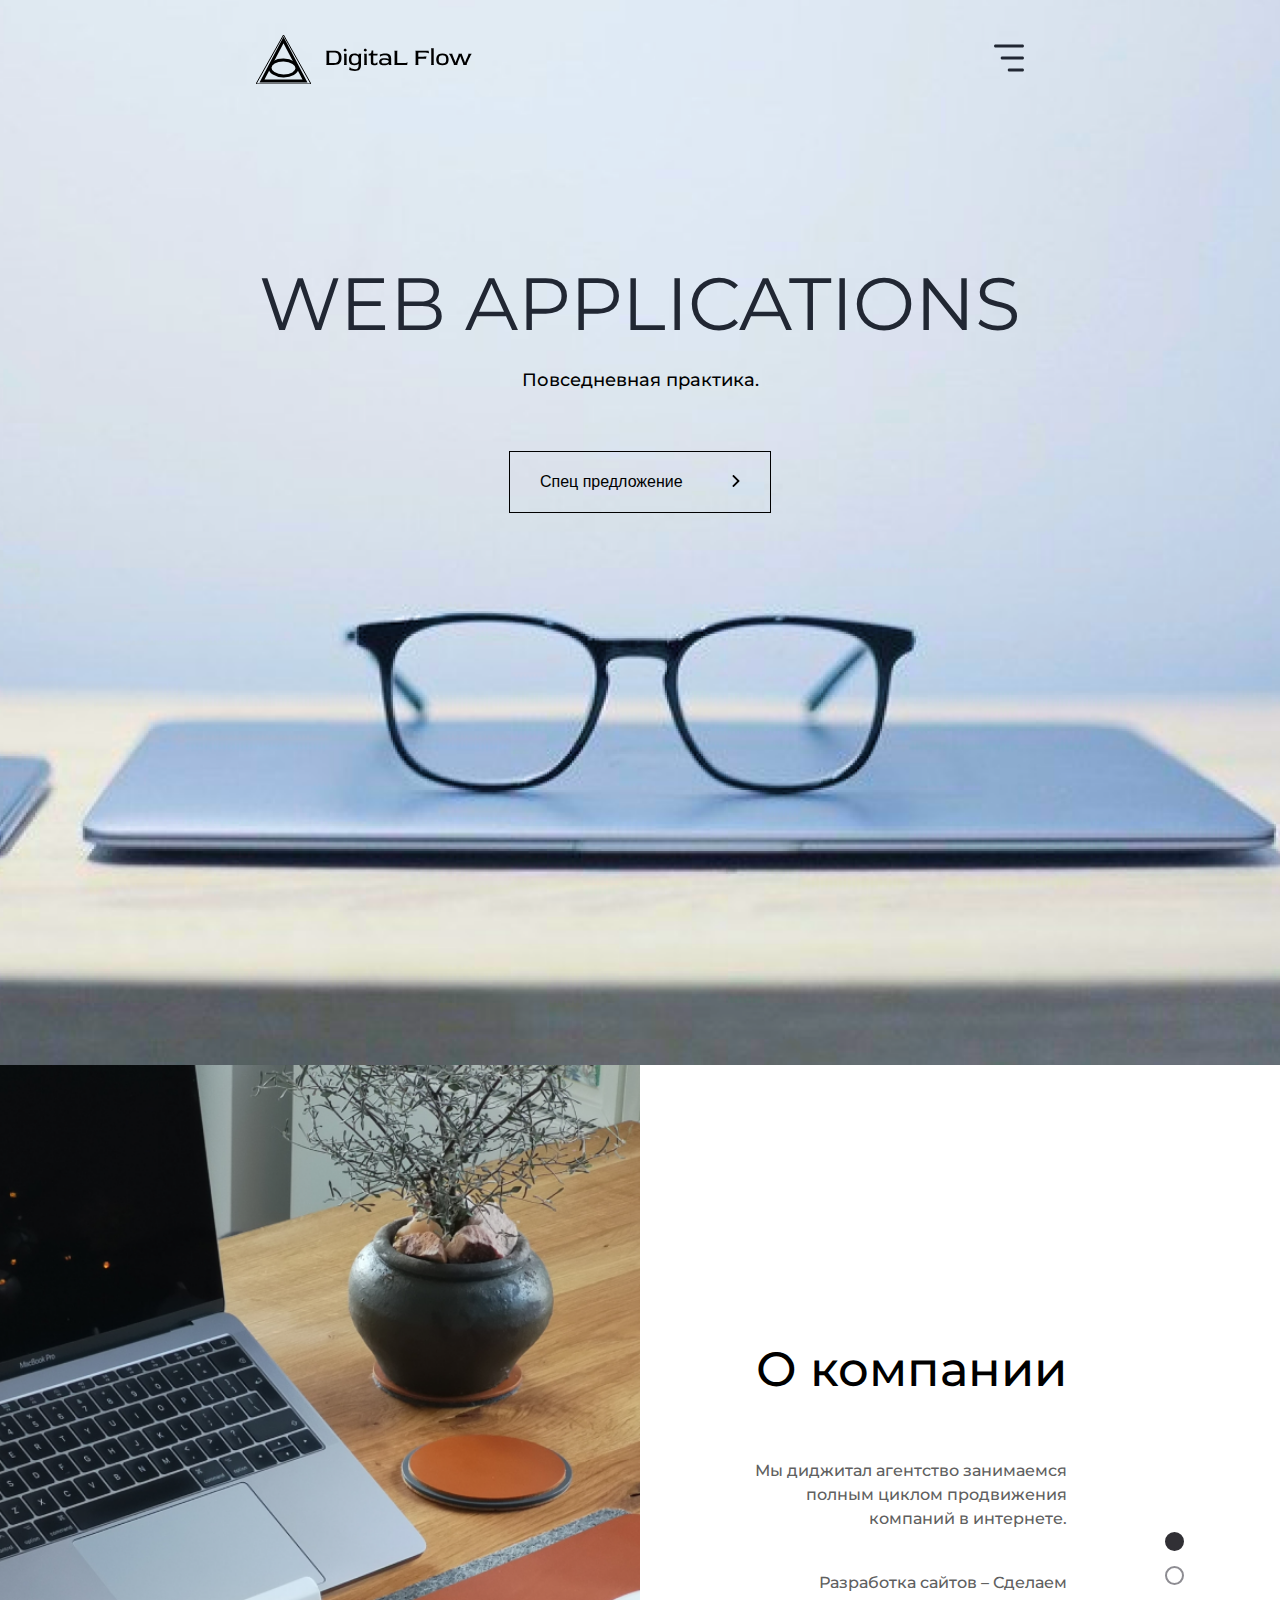
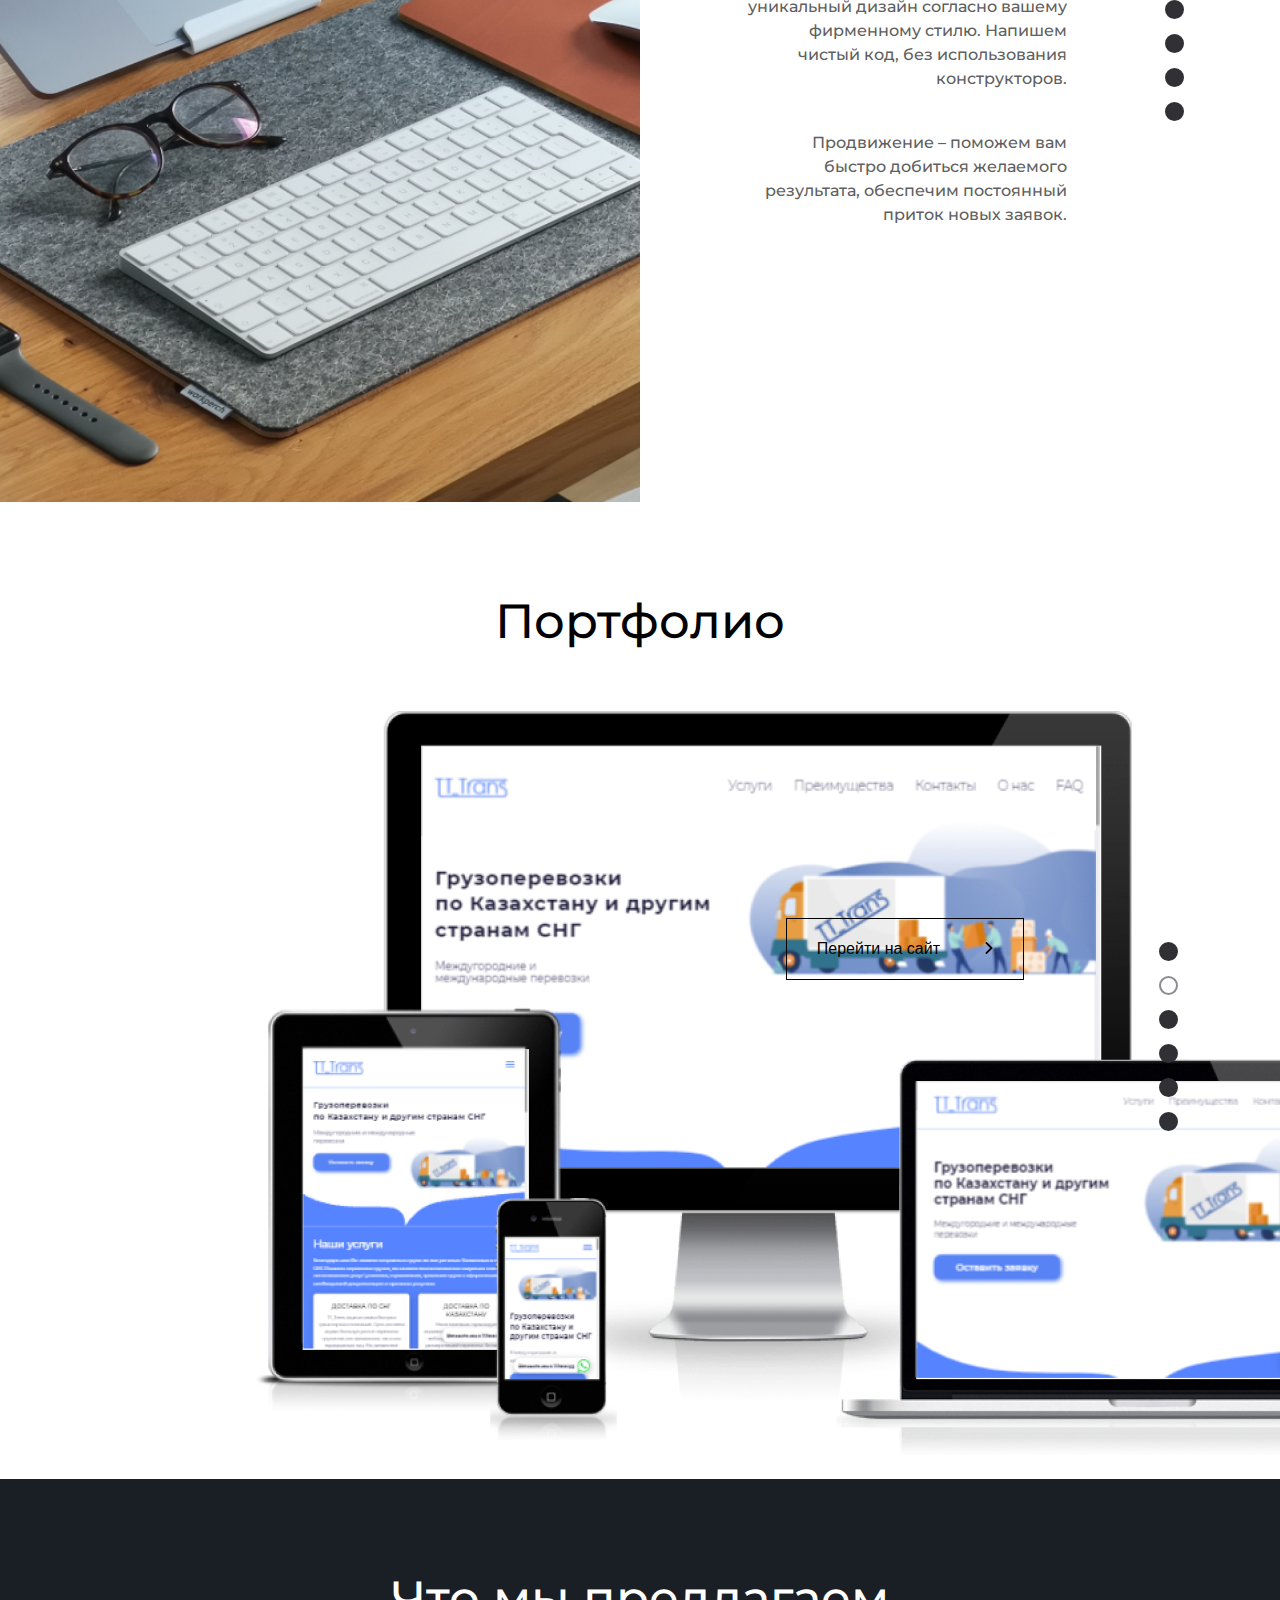
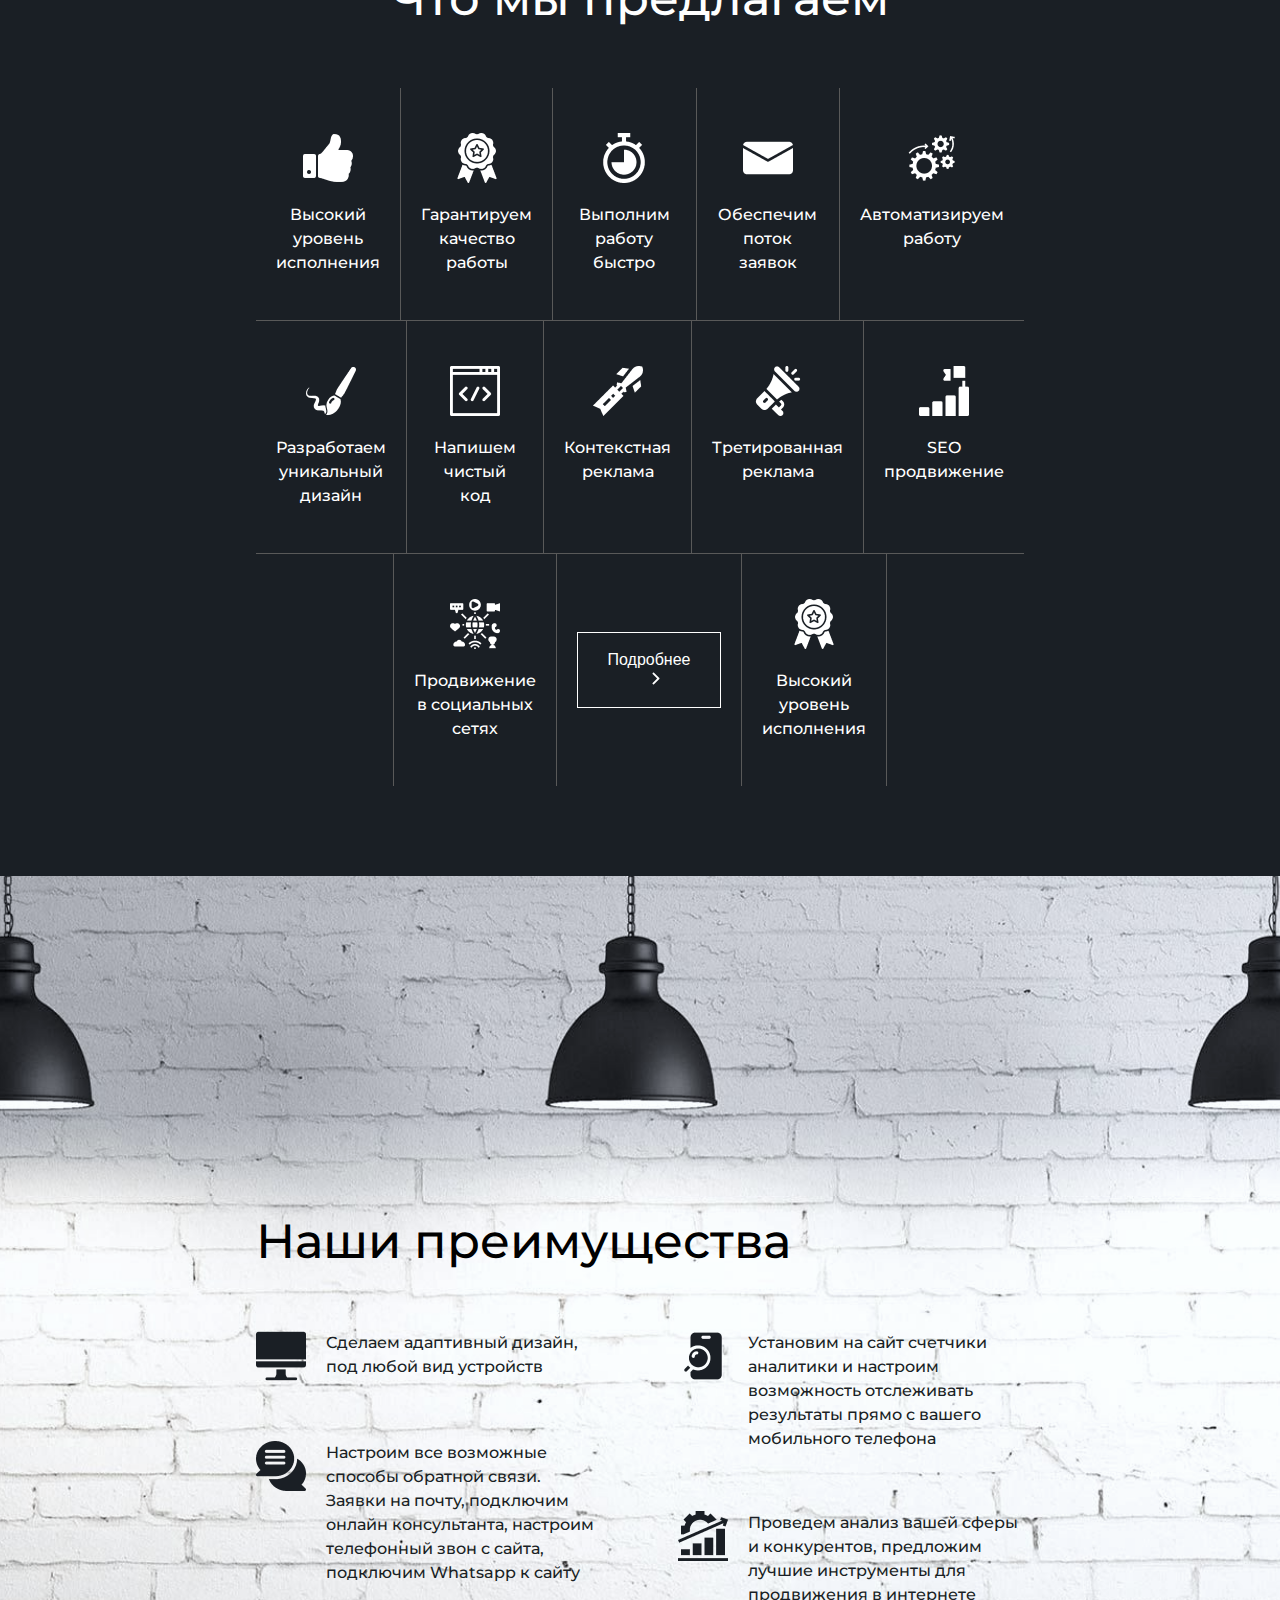
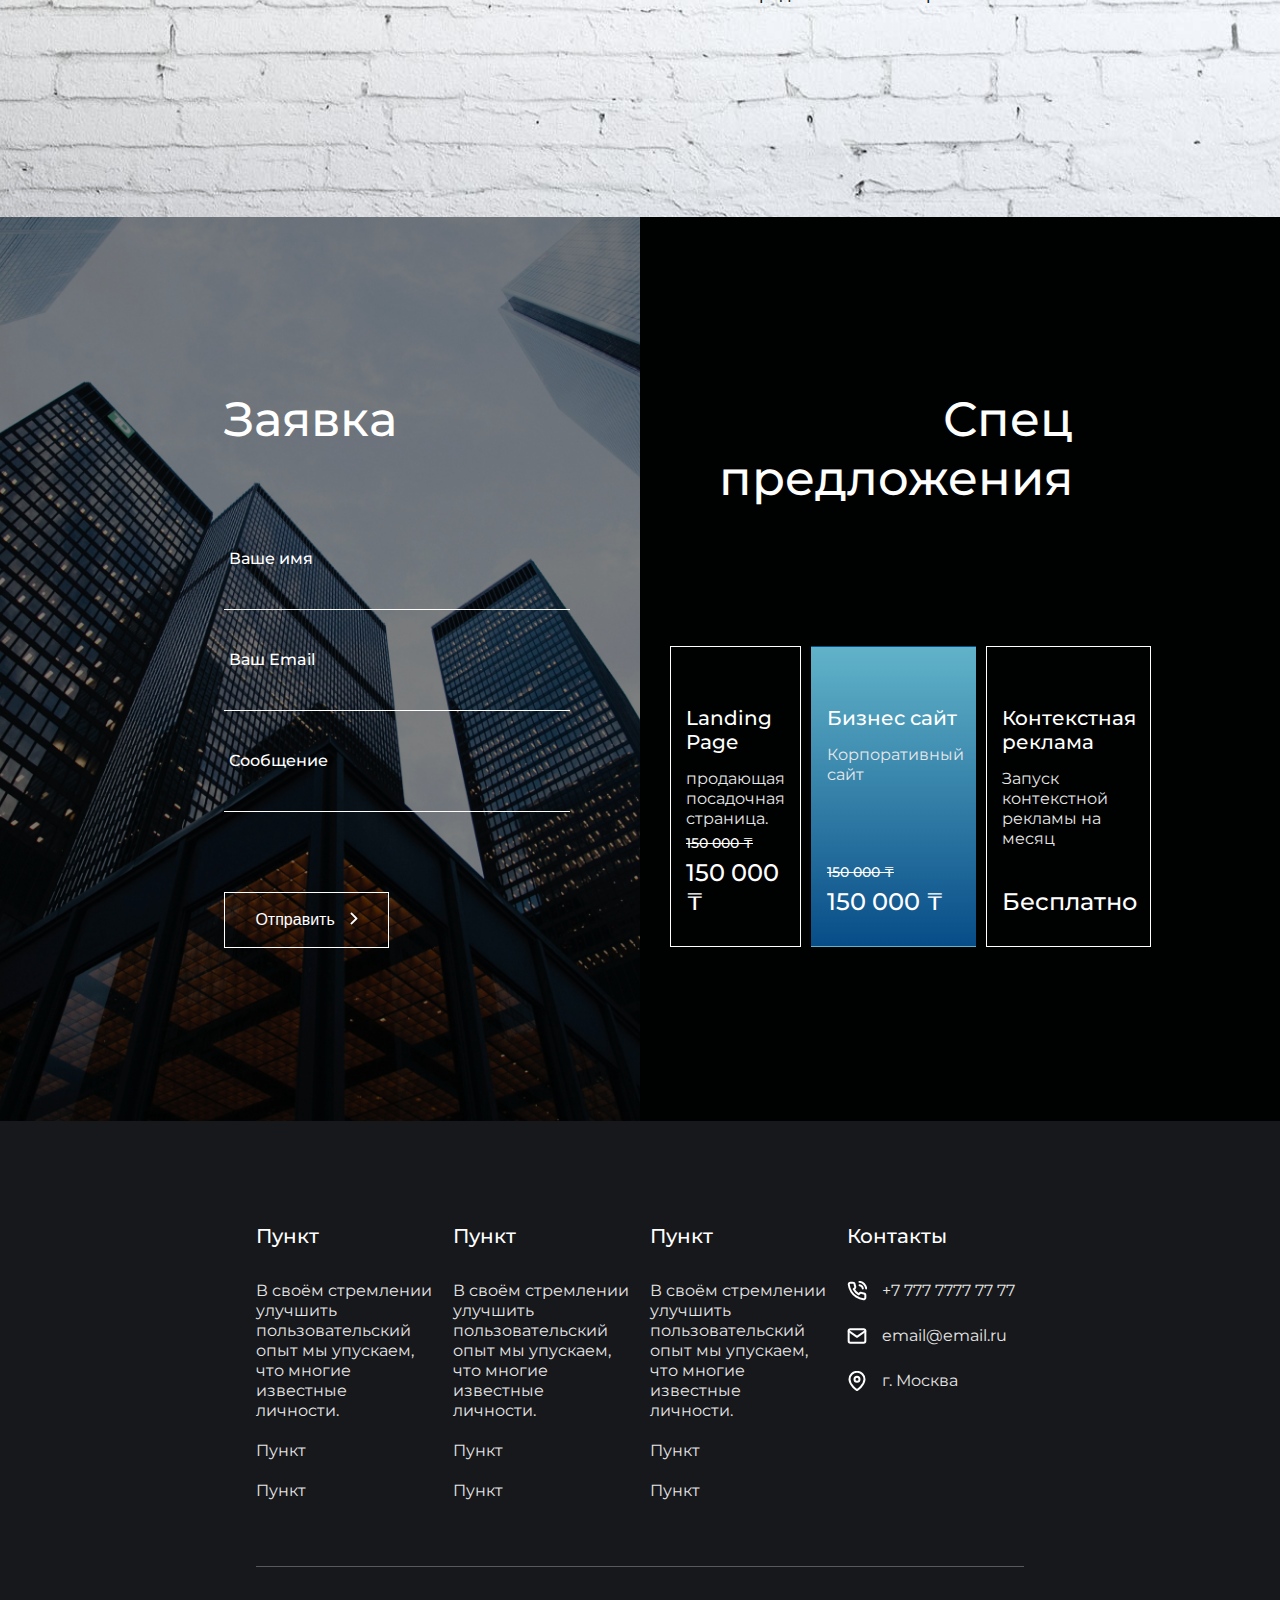
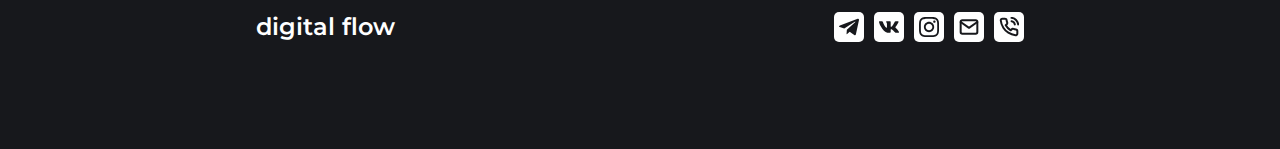
<file: verstka/hw-1/index.html>
<!DOCTYPE html>
<html lang="en">
<head>
    <meta charset="UTF-8">
    <meta http-equiv="X-UA-Compatible" content="IE=edge">
    <meta name="viewport" content="width=device-width, initial-scale=1.0">
    <link rel="preconnect" href="https://fonts.googleapis.com">
    <link rel="preconnect" href="https://fonts.gstatic.com" crossorigin>
    <link href="https://fonts.googleapis.com/css2?family=Montserrat&display=swap" rel="stylesheet">
    <link rel="stylesheet" href="./style.css">
    <title>Lesson1</title>
</head>
<body>
    <section class="zero">
        <div class="container">
            <header>
                <nav>
                    <div class="logo">
                        <img src="./img/logo.svg" class="logo-vector" alt="logo">
                        <img src="./img/name.svg" alt="name-company">
                    </div>
                    <div class="burger">
                        <img src="./img/burger.svg" alt="burger">
                    </div>
                </nav>
            </header>
            <div class="content">
                <h1>web applications</h1>
                <div class="subtitle">Повседневная практика.</div>
                <button class="primary-btn">Спец предложение <img src="./img/arrow.svg" alt="arrow"></button>
            </div>
        </div>
    </section>
    <section class="about-company">
        <div class="picture"></div>
        <div class="about-company-descr">
            <div class="container">
                <h2>О компании</h2>
                <p>Мы диджитал агентство занимаемся полным циклом продвижения компаний в интернете.</p>
                <p>Разработка сайтов – Сделаем уникальный дизайн согласно вашему фирменному стилю. Напишем чистый код, без использования конструкторов.</p>
                <p>Продвижение – поможем вам быстро добиться желаемого результата, обеспечим постоянный приток новых заявок.</p>
            </div>
            <div class="circle-slider">
                <div class="circle inner"></div>
                <div class="circle outside"></div>
                <div class="circle inner"></div>
                <div class="circle inner"></div>
                <div class="circle inner"></div>
                <div class="circle inner"></div>
            </div>
        </div>
    </section>
    <section class="portfolio">
        <div class="container">
            <h2>Портфолио</h2>
            <div class="case">
                <img src="./img/portfolio.png" alt="case">
                <button class="primary-btn">Перейти на сайт<img src="./img/arrow.svg" alt="arrow"></button>
            </div>
            <div class="circle-slider">
                <div class="circle inner"></div>
                <div class="circle outside"></div>
                <div class="circle inner"></div>
                <div class="circle inner"></div>
                <div class="circle inner"></div>
                <div class="circle inner"></div>
            </div>
        </div>
    </section>
    <section class="services">
        <div class="container">
            <h2>Что мы предлагаем</h2>
            <div class="services-content">
                <div class="item">
                    <img src="./img/award 1.png" alt="award">
                    Высокий уровень исполнения 
                </div>
                <div class="item">
                    <img src="./img/award 1 (1).png" alt="award">
                    Гарантируем качество работы
                </div>
                <div class="item">
                    <img src="./img/award 1 (2).png" alt="award">
                    Выполним работу быстро 
                </div>
                <div class="item">
                    <img src="./img/award 1 (3).png" alt="award">
                    Обеспечим поток заявок
                </div>
                <div class="item">
                    <img src="./img/award 1 (4).png" alt="award">
                    Автоматизируем работу 
                </div>
            </div>
            <div class="services-content">
                <div class="item">
                    <img src="./img/award 1 (5).png" alt="award">
                    Разработаем уникальный дизайн 
                </div>
                <div class="item">
                    <img src="./img/award 1 (6).png" alt="award">
                    Напишем чистый код 
                </div>
                <div class="item">
                    <img src="./img/award 1 (7).png" alt="award">
                    Контекстная реклама 
                </div>
                <div class="item">
                    <img src="./img/award 1 (8).png" alt="award">
                    Третированная реклама 
                </div>
                <div class="item">
                    <img src="./img/award 1 (9).png" alt="award">
                    SEO продвижение 
                </div>
            </div>
            <div class="services-content details">
                <div class="item"> </div>
                <div class="item">
                    <img src="./img/award 1 (10).png" alt="award">
                    Продвижение в социальных сетях 
                </div>
                <div class="item btn">
                    <button class="secondary-btn">Подробнее <img src="./img/arrow-white.svg" alt="arrow"></button>
                </div>
                <div class="item">
                    <img src="./img/award 1 (11).png" alt="award">
                    Высокий уровень исполнения  
                </div>
                <div class="item"> </div>
            </div>
        </div>
    </section>
    <section class="advantages">
        <div class="container">
            <h2>Наши преимущества</h2>
            <div class="advantages-descr">
                <div class="advantages-part">
                    <div class="advantages-item">
                        <img src="./img/award 1 (12).png" alt="adv">
                        <p>Сделаем адаптивный дизайн, под любой вид устройств</p> 
                    </div>
                    <div class="advantages-item">
                        <img src="./img/award 1 (13).png" alt="adv">
                       <p> Настроим все возможные способы обратной связи. Заявки на почту, подключим онлайн консультанта, настроим телефонный звон с сайта, подключим Whatsapp к сайту </p>
                    </div>
                </div>
                <div class="advantages-part">
                    <div class="advantages-item">
                        <img src="./img/award 1 (14).png" alt="adv">
                        <p>Установим на сайт счетчики аналитики и настроим возможность отслеживать результаты прямо с вашего мобильного телефона </p>
                    </div>
                    <div class="advantages-item">
                        <img src="./img/award 1 (15).png" alt="adv">
                        <p> Проведем анализ вашей сферы и конкурентов, предложим лучшие инструменты для продвижения в интернете</p>
                    </div>
                </div>
            </div>
        </div>
    </section>
    <section class="feedback">
        <div class="request">
            <div class="container">
                <h2>Заявка</h2>
                <form>
                    <input type="text" placeholder="Ваше имя">
                    <input type="text" placeholder="Ваш Email">
                    <input type="text" placeholder="Сообщение">
                </form>
                <button class="secondary-btn">Отправить<img src="./img/arrow-white.svg" alt="arrow"></button>
            </div>
        </div>
        <div class="special">
            <div class="container">
                <h2>Спец предложения </h2>
                <div class="offer">
                    <div class="offer-item">
                        <div class="info-offer">
                            <h3>Landing Page</h3>
                            <p>продающая посадочная страница.</p>
                        </div>
                        <div class="price-offer">
                            <s>150 000 ₸</s>
                            <p class="price">150 000 ₸</p>
                        </div>
                    </div>
                    <div class="offer-item  business">
                        <div class="info-offer">
                            <h3>Бизнес сайт</h3>
                            <p>Корпоративный сайт </p>
                        </div>
                        <div class="price-offer">
                            <s>150 000 ₸</s>
                            <p class="price">150 000 ₸</p>
                        </div>
                    </div>
                    <div class="offer-item">
                        <div class="info-offer">
                            <h3>Контекстная реклама</h3>
                            <p>Запуск контекстной рекламы на месяц</p>
                        </div>
                        <div class="price-offer">
                            <p class="price">Бесплатно</p>
                        </div>
                    </div>
                </div>
            </div>
        </div>
    </section>
    <footer>
        <div class="container">
            <div class="footer-info">
                <div class="part-info">
                    <h3>Пункт</h3>
                    <ul>
                        <li>В своём стремлении улучшить пользовательский опыт мы упускаем, что многие известные личности.</li>
                        <li>Пункт</li>
                        <li>Пункт</li>
                    </ul>
                </div>
                <div class="part-info">
                    <h3>Пункт</h3>
                    <ul>
                        <li>В своём стремлении улучшить пользовательский опыт мы упускаем, что многие известные личности.</li>
                        <li>Пункт</li>
                        <li>Пункт</li>
                    </ul>
                </div>
                <div class="part-info">
                    <h3>Пункт</h3>
                    <ul>
                        <li>В своём стремлении улучшить пользовательский опыт мы упускаем, что многие известные личности.</li>
                        <li>Пункт</li>
                        <li>Пункт</li>
                    </ul>
                </div>
                <div class="part-info">
                    <h3>Контакты</h3>
                    <ul>
                        <li class="number">+7 777 7777 77 77</li>
                        <li class="mail">email@email.ru</li>
                        <li class="adress">г. Москва</li>
                    </ul>
                </div>
            </div>
            <div class="links">
                <div class="site-link">
                    <a href="#">digital flow</a>
                </div>
                <div class="social-link">
                    <a href="/"><img src="./img/Frame 22.svg" alt="tg"></a>
                    <a href="/"><img src="./img/Frame 23.svg" alt="vk"></a>
                    <a href="/"><img src="./img/Frame 24.svg" alt="inst"></a>
                    <a href="/"><img src="./img/Frame 25.svg" alt="mail"></a>
                    <a href="/"><img src="./img/Frame 26.svg" alt="phone"></a>
                </div>
            </div>
        </div>
    </footer>
</body>
</html>
</file>
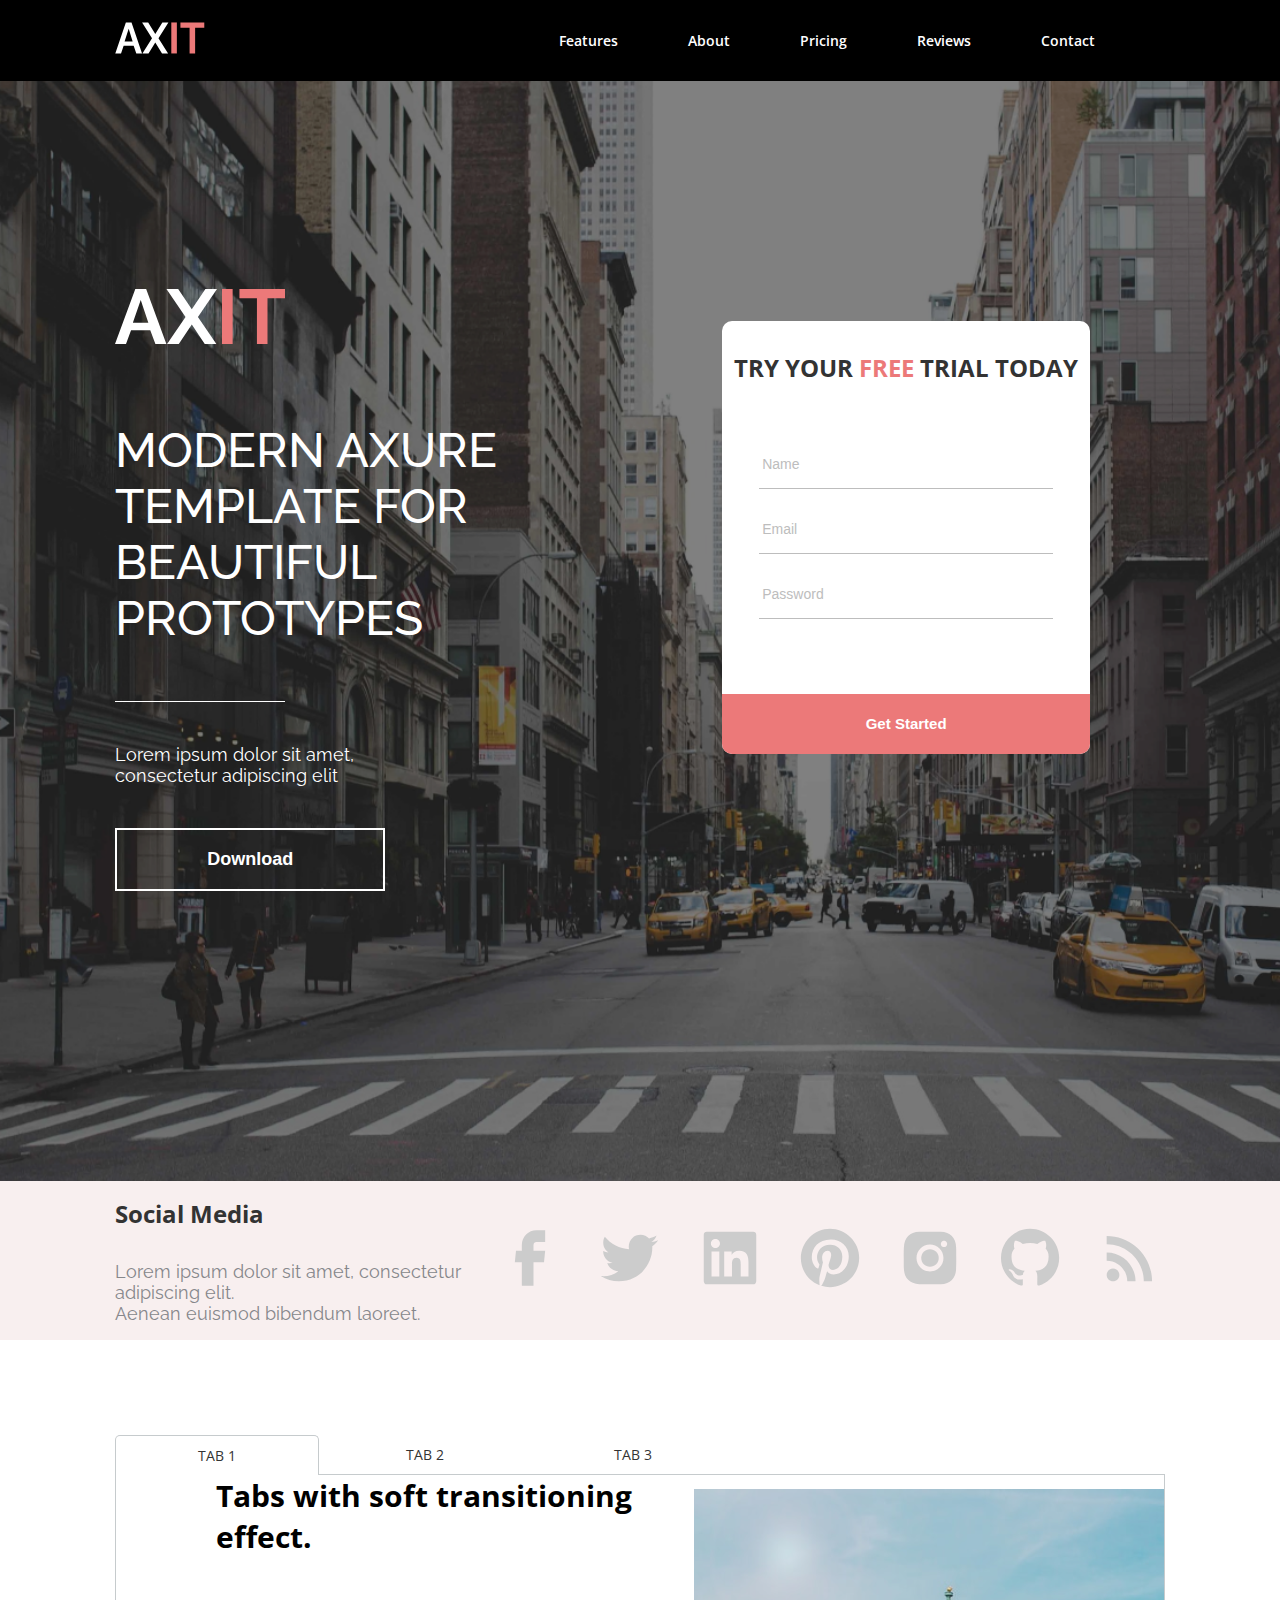
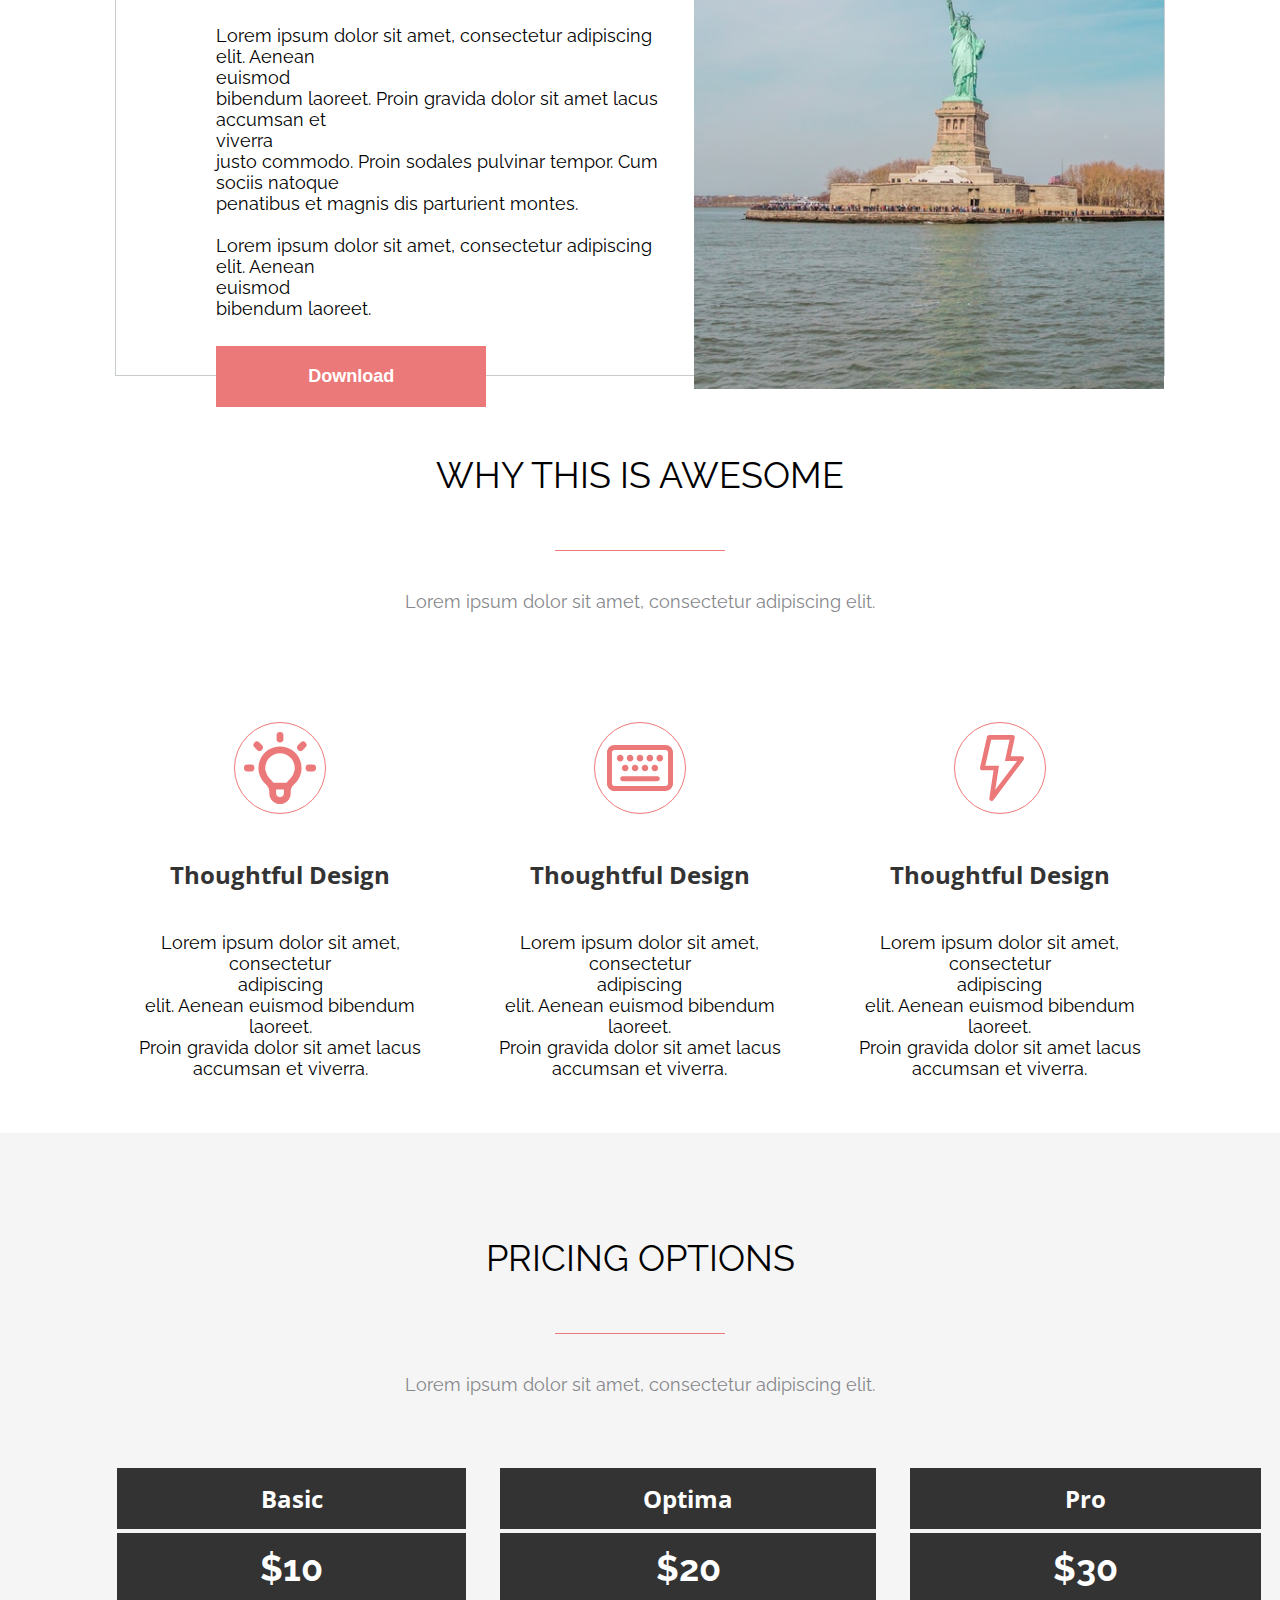
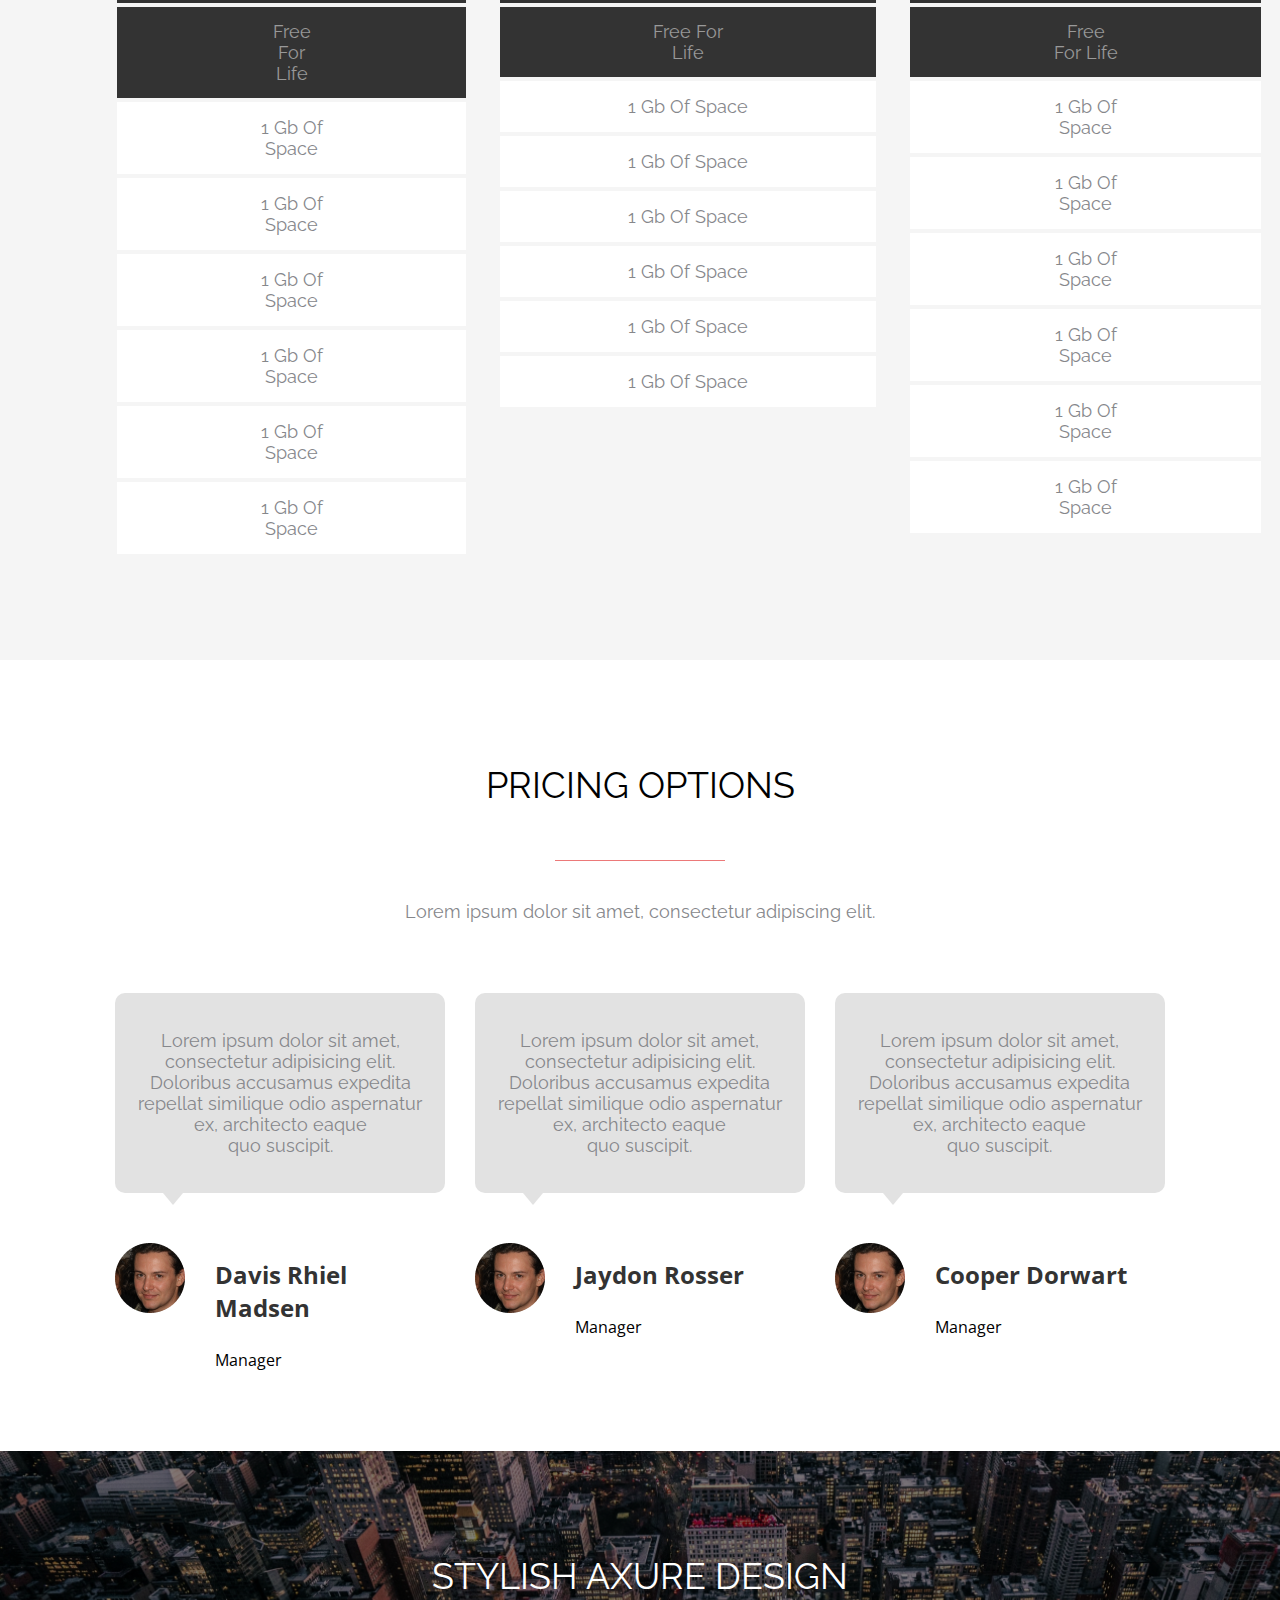
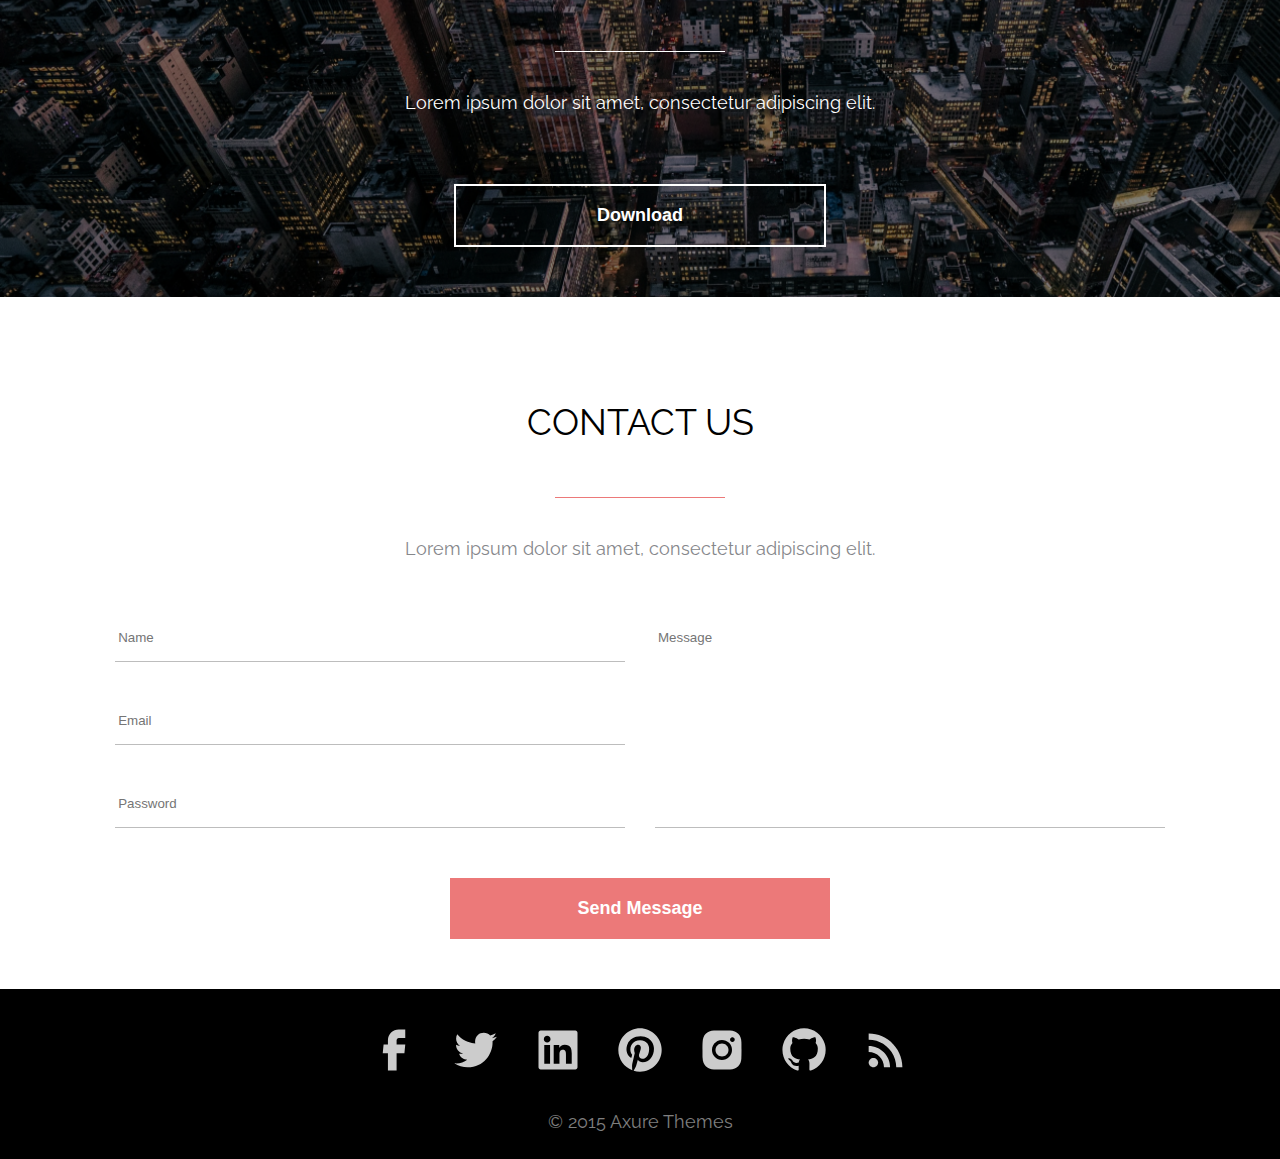
<file: verstka/hw-2/index-2.html>
<!DOCTYPE html>
<html lang="en">
<head>
    <meta charset="UTF-8">
    <meta http-equiv="X-UA-Compatible" content="IE=edge">
    <meta name="viewport" content="width=device-width, initial-scale=1.0">
    <link rel="stylesheet" href="./style-2.css">
    <link rel="preconnect" href="https://fonts.googleapis.com">
    <link rel="preconnect" href="https://fonts.gstatic.com" crossorigin>
    <link href="https://fonts.googleapis.com/css2?family=Open+Sans:wght@600;700&family=Raleway&display=swap" rel="stylesheet">
    <title>Document</title>
</head>
<body>
    <section class="zero">
        <header>
            <div class="container">
                <div class="logo">
                    <a href=""><img src="./img-2/logo.svg" alt="logo"></a>
                </div>
                <nav>
                    <ul>
                        <li>features</li>
                        <li>About</li>
                        <li>Pricing</li>
                        <li>Reviews</li>
                        <li>Contact</li>
                    </ul>
                </nav>
            </div>
        </header>
        <div class="container">
            <div class="content">
                <div class="info-zero">
                    <div class="descr-zero">
                        <div class="logo-ingo"><img src="./img-2/logo-zero.svg" alt="logo"></div>
                        <h1>MODERN AXURE TEMPLATE FOR BEAUTIFUL <br> PROTOTYPES</h1>
                        <div class="gray-line"></div>
                        <div class="title-zero">Lorem ipsum dolor sit amet, <br> consectetur adipiscing elit</div>
                    </div>
                    <div class="trial">
                        <div class="title-trial">Try Your <span>FREE </span> Trial Today</div>
                        <form>
                            <input type="text" placeholder="Name">
                            <input type="text" placeholder="Email">
                            <input type="text" placeholder="Password">
                        </form>
                        <button class="btn-trial">Get Started</button>
                    </div>
                </div>
                <div><button class="primary-btn">Download</button></div>
            </div>
        </div>
    </section>
    <section class="social">
        <div class="container">
            <div class="descr-social">
                <h3>Social Media</h3>
                <p>Lorem ipsum dolor sit amet, consectetur adipiscing elit. <br> Aenean euismod bibendum laoreet.</p>
            </div>
            <div class="social-links">
                <a href=""><img src="./img-2/facebook_icon.svg" alt="fb"></a>
                <a href=""><img src="./img-2/twitter_icon.svg" alt="tw"></a>
                <a href=""><img src="./img-2/linkedin_icon.svg" alt="link"></a>
                <a href=""><img src="./img-2/pinterest_icon.svg" alt="pint"></a>
                <a href=""><img src="./img-2/instagram_icon.svg" alt="inst"></a>
                <a href=""><img src="./img-2/github_icon.svg" alt="git"></a>
                <a href=""><img src="./img-2/rss_icon.svg" alt="rss"></a>
            </div>
        </div>
    </section>
    <section class="transition">
        <div class="container">
            <div class="tabs">
                <div class="tab">
                    <input type="radio" id="tab1" name="tab-group" checked>
                    <label for="tab1" class="tab-title">
                        tab 1
                    </label> 
                    <section class="tab-content">
                        <div class="tab-flex">
                            <div class="tab-content-descr">
                                <h2>Tabs with soft transitioning effect.</h2>
                                <p>Lorem ipsum dolor sit amet, consectetur adipiscing elit. Aenean <br> euismod <br> 
                                    bibendum laoreet. Proin gravida dolor sit amet lacus accumsan et <br> viverra <br>
                                    justo commodo. Proin sodales pulvinar tempor. Cum sociis natoque <br>
                                    penatibus et magnis dis parturient montes. <br>
                                    <br>
                                    Lorem ipsum dolor sit amet, consectetur adipiscing elit. Aenean <br> euismod <br>
                                    bibendum laoreet.
                                </p>
                                <button class="secondary-btn">Download</button>
                            </div>
                            <div class="tab-content-image">
                                <img src="./img-2/tab1.png" alt="1">
                            </div>
                        </div>
                    </section>
                </div> 
                <div class="tab">
                    <input type="radio" id="tab2" name="tab-group">
                    <label for="tab2" class="tab-title">
                        tab 2
                    </label> 
                    <section class="tab-content">
                        <div class="tab-flex">
                            <div class="tab-content-descr">
                                <h2>London.</h2>
                                <p>Lorem ipsum dolor sit amet, consectetur adipiscing elit. Aenean <br> euismod <br> 
                                    bibendum laoreet. Proin gravida dolor sit amet lacus accumsan et <br> viverra <br>
                                    justo commodo. Proin sodales pulvinar tempor. Cum sociis natoque <br>
                                    penatibus et magnis dis parturient montes. <br>
                                    <br>
                                    Lorem ipsum dolor sit amet, consectetur adipiscing elit. Aenean <br> euismod <br>
                                    bibendum laoreet.
                                </p>
                                <button class="secondary-btn">Download</button>
                            </div>
                            <div class="tab-content-image">
                                <img src="./img-2/tab2.png" alt="2">
                            </div>
                        </div>
                    </section>
                </div>
                <div class="tab">
                    <input type="radio" id="tab3" name="tab-group">
                    <label for="tab3" class="tab-title">
                        tab 3
                    </label> 
                    <section class="tab-content">
                        <div class="tab-flex">
                            <div class="tab-content-descr">
                                <h2>Kanberra.</h2>
                                <p>Lorem ipsum dolor sit amet, consectetur adipiscing elit. Aenean <br> euismod <br> 
                                    bibendum laoreet. Proin gravida dolor sit amet lacus accumsan et <br> viverra <br>
                                    justo commodo. Proin sodales pulvinar tempor. Cum sociis natoque <br>
                                    penatibus et magnis dis parturient montes. <br>
                                    <br>
                                    Lorem ipsum dolor sit amet, consectetur adipiscing elit. Aenean <br> euismod <br>
                                    bibendum laoreet.
                                </p>
                                <button class="secondary-btn">Download</button>
                            </div>
                            <div class="tab-content-image">
                                <img src="./img-2/tab3.png" alt="3">
                            </div>
                        </div>
                    </section> 
                </div> 
            </div>
        </div>
    </section>
    <section class="awesome">
        <div class="awesome-container">
            <h2 class="awesome-container-h2">WHY THIS IS AWESOME</h2>
            <div class="awesome-container-line"></div>
            <div class="awesome-container-title">Lorem ipsum dolor sit amet, consectetur adipiscing elit.</div>
            <div class="awesome-container-advantages">
                <div class="awesome-container-advantages-advantage_item">
                    <img src="./img-2/about_icon_1.svg" alt="ab1">
                    <h3 class="awesome-container-advantages-advantage_item-h3">Thoughtful Design</h3>
                    <div class="awesome-container-advantages-advantage_item-title">Lorem ipsum dolor sit amet, consectetur <br> adipiscing <br>
                        elit. Aenean euismod bibendum laoreet. <br> Proin gravida  dolor sit amet lacus <br> accumsan et viverra.</div>
                </div>
                <div class="awesome-container-advantages-advantage_item">
                    <img src="./img-2/about_icon_2.svg" alt="ab2">
                    <h3 class="awesome-container-advantages-advantage_item-h3">Thoughtful Design</h3>
                    <div class="awesome-container-advantages-advantage_item-title">Lorem ipsum dolor sit amet, consectetur <br> adipiscing <br>
                        elit. Aenean euismod bibendum laoreet. <br> Proin gravida  dolor sit amet lacus <br> accumsan et viverra.</div>
                </div>
                <div class="awesome-container-advantages-advantage_item">
                    <img src="./img-2/about_icon_3.svg" alt="ab3">
                    <h3 class="awesome-container-advantages-advantage_item-h3">Thoughtful Design</h3>
                    <div class="awesome-container-advantages-advantage_item-title">Lorem ipsum dolor sit amet, consectetur <br> adipiscing <br>
                        elit. Aenean euismod bibendum laoreet. <br> Proin gravida  dolor sit amet lacus <br> accumsan et viverra.</div>
                </div>
            </div>
        </div>
    </section>
    <section class="option">
        <div class="container">
            <h2 class="raleway-h2">pricing options</h2>
            <div class="red-line"></div>
            <div class="raleway-title">Lorem ipsum dolor sit amet, consectetur adipiscing elit.</div>
            <div class="prices">
                <div class="price-item">
                    <div class="part name">Basic</div>
                    <div class="part sale">$10</div>
                    <div class="part period">Free for life</div>
                    <div class="include">1 gb of space</div>
                    <div class="include">1 gb of space</div>
                    <div class="include">1 gb of space</div>
                    <div class="include">1 gb of space</div>
                    <div class="include">1 gb of space</div>
                    <div class="include">1 gb of space</div>
                </div>
                <div class="price-item">
                    <div class="part name">Optima</div>
                    <div class="part sale">$20</div>
                    <div class="part period">Free for life</div>
                    <div class="include">1 gb of space</div>
                    <div class="include">1 gb of space</div>
                    <div class="include">1 gb of space</div>
                    <div class="include">1 gb of space</div>
                    <div class="include">1 gb of space</div>
                    <div class="include">1 gb of space</div>
                </div>
                <div class="price-item">
                    <div class="part name">Pro</div>
                    <div class="part sale">$30</div>
                    <div class="part period">Free for life</div>
                    <div class="include">1 gb of space</div>
                    <div class="include">1 gb of space</div>
                    <div class="include">1 gb of space</div>
                    <div class="include">1 gb of space</div>
                    <div class="include">1 gb of space</div>
                    <div class="include">1 gb of space</div>
                </div>
            </div>
        </div>
    </section>
    <section class="feedback">
        <div class="container">
            <h2 class="raleway-h2">pricing options</h2>
            <div class="red-line"></div>
            <div class="raleway-title">Lorem ipsum dolor sit amet, consectetur adipiscing elit.</div>
            <div class="review">
                <div class="review-item">
                    <div class="review-descr">Lorem ipsum dolor sit amet, <br>
                        consectetur adipisicing elit. Doloribus 
                        accusamus expedita repellat similique 
                        odio aspernatur ex, architecto eaque <br>
                        quo suscipit.</div>
                    <div class="review-person">
                        <div class="img-person"><img src="./img-2/person.png" alt="person"></div>
                        <div class="info-person">
                            <h3>Davis Rhiel Madsen</h3>
                            <p>Manager</p>
                        </div>
                    </div>
                </div>
                <div class="review-item">
                    <div class="review-descr">Lorem ipsum dolor sit amet, <br>
                        consectetur adipisicing elit. Doloribus 
                        accusamus expedita repellat similique 
                        odio aspernatur ex, architecto eaque <br>
                        quo suscipit.</div>
                    <div class="review-person">
                        <div class="img-person"><img src="./img-2/person.png" alt="person"></div>
                        <div class="info-person">
                            <h3>Jaydon Rosser</h3>
                            <p>Manager</p>
                        </div>
                    </div>
                </div>
                <div class="review-item">
                    <div class="review-descr">Lorem ipsum dolor sit amet,<br> 
                        consectetur adipisicing elit. Doloribus 
                        accusamus expedita repellat similique 
                        odio aspernatur ex,  architecto eaque <br>
                        quo suscipit.</div>
                    <div class="review-person">
                        <div class="img-person"><img src="./img-2/person.png" alt="person"></div>
                        <div class="info-person">
                            <h3>Cooper Dorwart</h3>
                            <p>Manager</p>
                        </div>
                    </div>
                </div>
            </div>
        </div>
    </section>
    <section class="download">
        <div class="container">
            <h2 class="raleway-h2">STYLISH AXURE DESIGN</h2>
            <div class="gray-line"></div>
            <div class="raleway-title">Lorem ipsum dolor sit amet, consectetur adipiscing elit.</div>
            <button class="primary-btn">Download</button>
        </div>
    </section>
    <section class="contact-us">
        <div class="container">
            <h2 class="raleway-h2">contact us</h2>
            <div class="red-line"></div>
            <div class="raleway-title">Lorem ipsum dolor sit amet, consectetur adipiscing elit.</div>
            <div class="forms">
                <form class="data">
                    <input type="text" placeholder="Name">
                    <input type="text" placeholder="Email">
                    <input type="text" placeholder="Password">
                </form>
                <form class="message">
                    <input type="text" placeholder="Message">
                </form>
            </div>
            <button class="secondary-btn">Send Message</button>
        </div>
    </section>
    <footer>
        <div class="container">
            <div class="social-links">
                <a href=""><img src="./img-2/facebook_icon.svg" alt="fb"></a>
                <a href=""><img src="./img-2/twitter_icon.svg" alt="tw"></a>
                <a href=""><img src="./img-2/linkedin_icon.svg" alt="link"></a>
                <a href=""><img src="./img-2/pinterest_icon.svg" alt="pint"></a>
                <a href=""><img src="./img-2/instagram_icon.svg" alt="inst"></a>
                <a href=""><img src="./img-2/github_icon.svg" alt="git"></a>
                <a href=""><img src="./img-2/rss_icon.svg" alt="rss"></a>
            </div>
            <div class="privacy">© 2015 Axure Themes</div>
        </div>
    </footer>
</body>
</html>
</file>
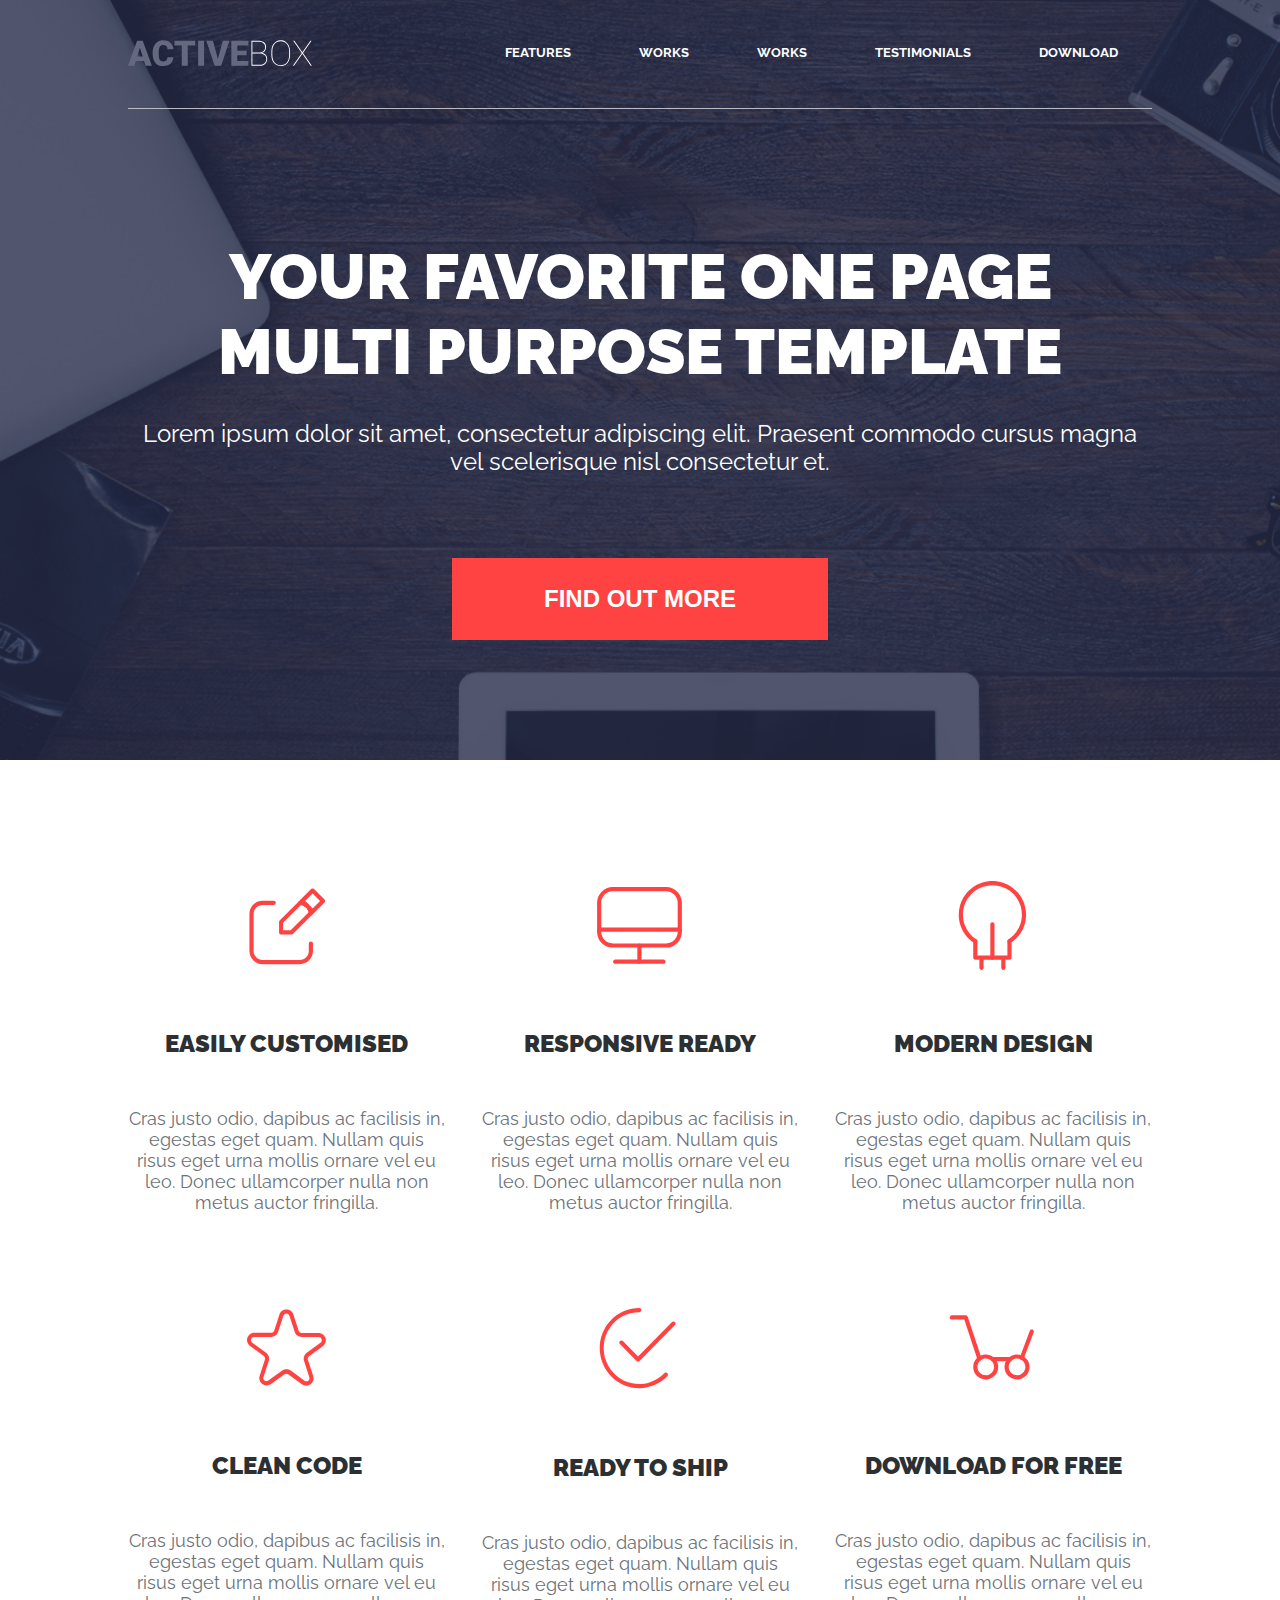
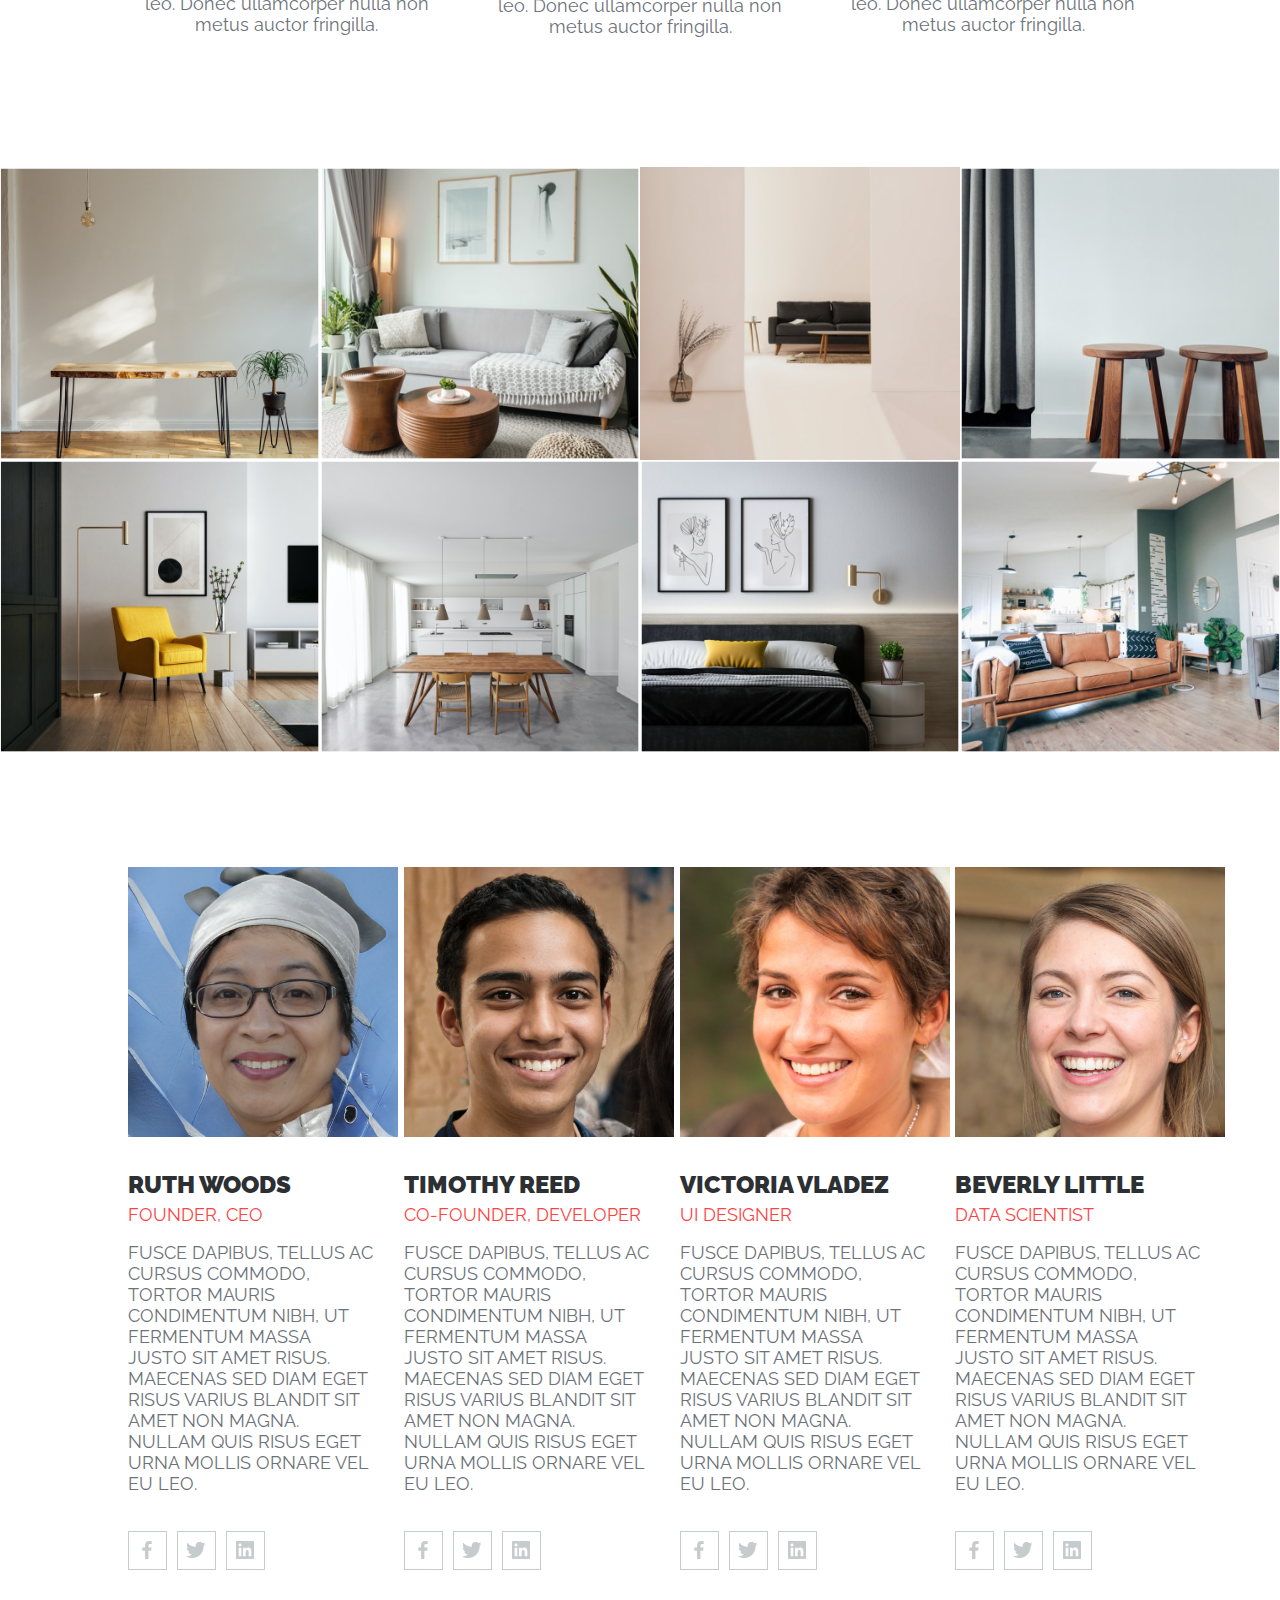
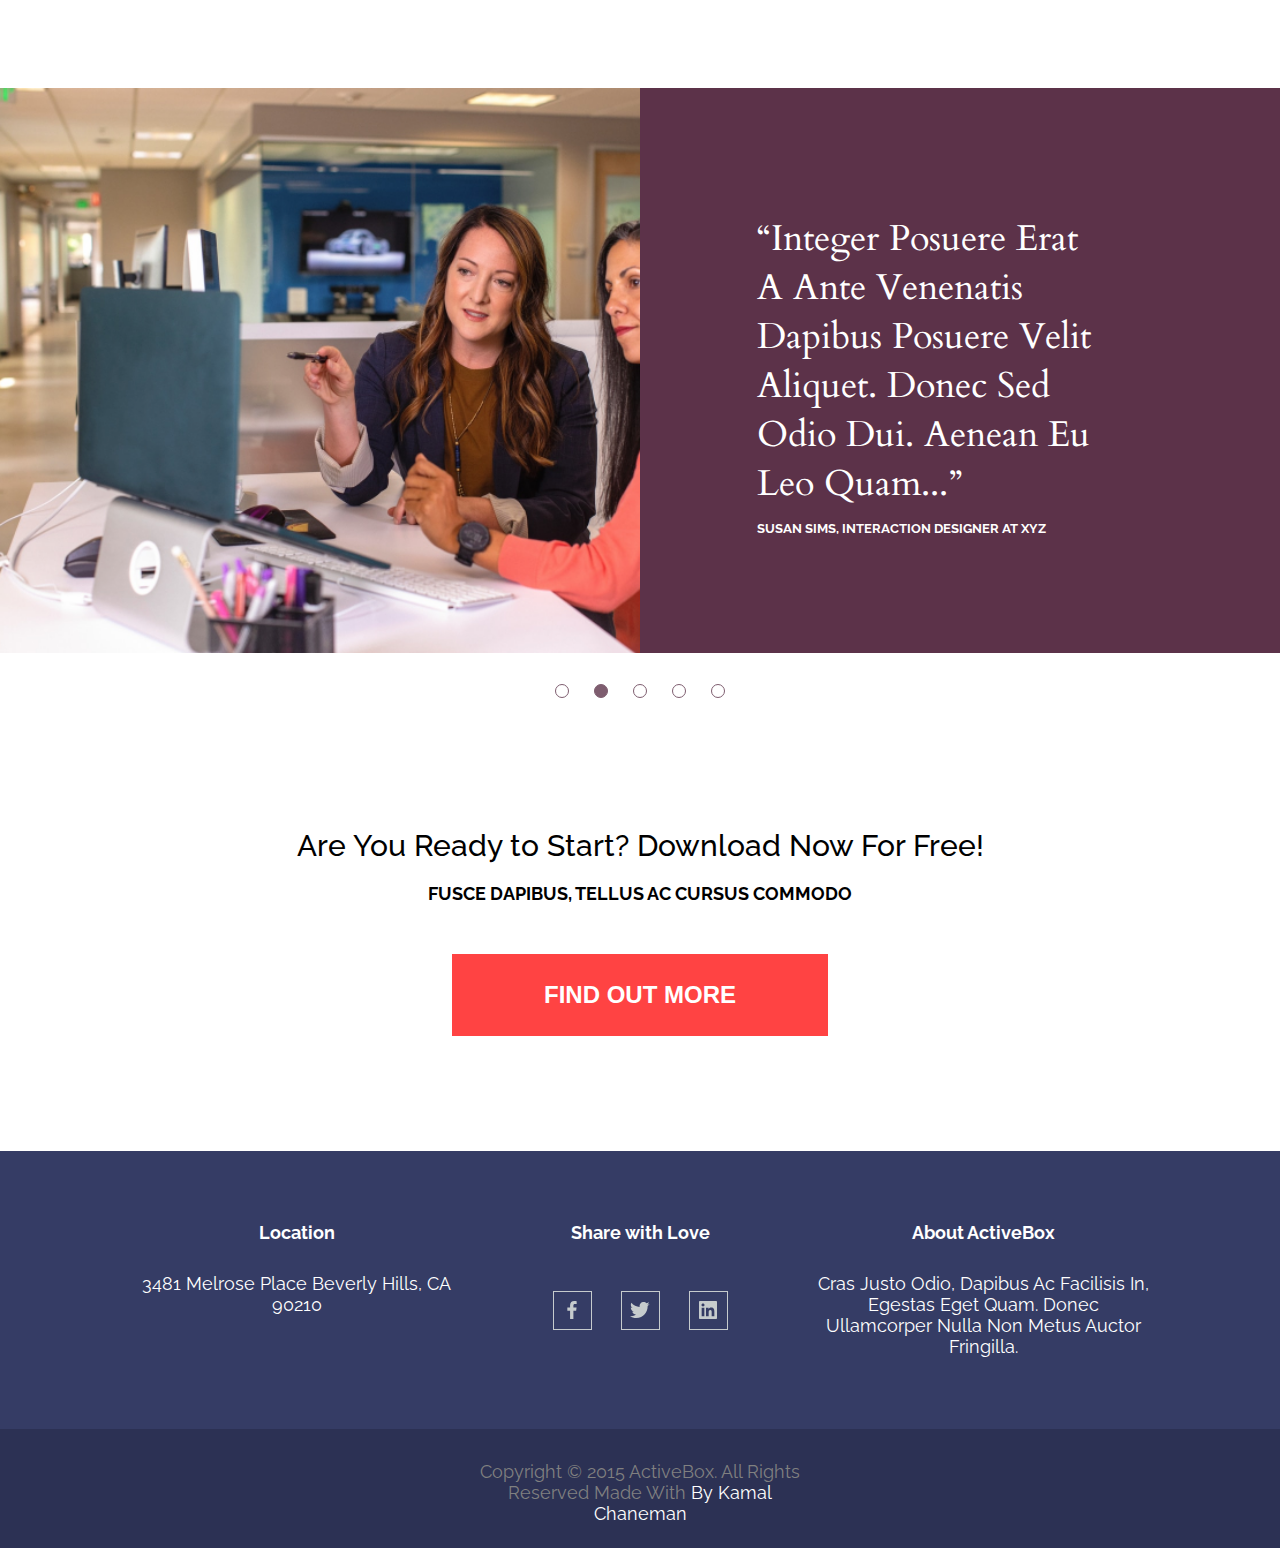
<file: verstka/hw-3/index-3.html>
<!DOCTYPE html>
<html lang="en">
<head>
    <meta charset="UTF-8">
    <meta http-equiv="X-UA-Compatible" content="IE=edge">
    <meta name="viewport" content="width=device-width, initial-scale=1.0">
    <link rel="stylesheet" href="./style-3.css">
    <link rel="preconnect" href="https://fonts.googleapis.com">
    <link rel="preconnect" href="https://fonts.gstatic.com" crossorigin>
    <link href="https://fonts.googleapis.com/css2?family=Raleway:wght@400;500;600;700;800;900&display=swap" rel="stylesheet">
    <link href="https://fonts.googleapis.com/css2?family=Cardo:ital@1&display=swap" rel="stylesheet">
    <title>class work</title>
</head>
<body>
    <section class="zero-block">
        <div class="container">
            <header class="desktop">
                <div class="logo"><a href=""><img src="./img-3/logo.svg" alt="logo"></a></div>
                <div class="menu">
                    <nav>
                        <ul>
                            <li>features</li>
                            <li>works</li>
                            <li>works</li>
                            <li>testimonials</li>
                            <li>download</li>
                        </ul>
                    </nav>
                </div>
            </header>
            <div class="zero-content">
                <h1>Your Favorite One Page
                    Multi Purpose Template</h1>
                <div class="title">Lorem ipsum dolor sit amet, consectetur adipiscing elit. Praesent commodo cursus magna
                    vel scelerisque nisl consectetur et.
                </div>
                <button class="primary-btn">Find Out More</button>
            </div>
        </div>
    </section>
    <section class="features">
        <div class="container">
            <div class="item-feature">
                <img src="./img-3/icon_1.svg" alt="f1">
                <h2>Easily Customised</h2>
                <div class="title-feature">Cras justo odio, dapibus ac facilisis in, egestas eget quam. Nullam quis risus eget urna mollis ornare vel eu leo. Donec ullamcorper nulla non metus auctor fringilla.</div>
            </div>
            <div class="item-feature">
                <img src="./img-3/icon_2.svg" alt="f1">
                <h2>Responsive REady</h2>
                <div class="title-feature">Cras justo odio, dapibus ac facilisis in, egestas eget quam. Nullam quis risus eget urna mollis ornare vel eu leo. Donec ullamcorper nulla non metus auctor fringilla.</div>
            </div>
            <div class="item-feature">
                <img src="./img-3/icon_3.svg" alt="f1">
                <h2>Modern Design</h2>
                <div class="title-feature">Cras justo odio, dapibus ac facilisis in, egestas eget quam. Nullam quis risus eget urna mollis ornare vel eu leo. Donec ullamcorper nulla non metus auctor fringilla.</div>
            </div>
            <div class="item-feature">
                <img src="./img-3/icon_4.svg" alt="f1">
                <h2>Clean Code</h2>
                <div class="title-feature">Cras justo odio, dapibus ac facilisis in, egestas eget quam. Nullam quis risus eget urna mollis ornare vel eu leo. Donec ullamcorper nulla non metus auctor fringilla.</div>
            </div>
            <div class="item-feature">
                <img src="./img-3/icon_5.svg" alt="f1">
                <h2>Ready to Ship</h2>
                <div class="title-feature">Cras justo odio, dapibus ac facilisis in, egestas eget quam. Nullam quis risus eget urna mollis ornare vel eu leo. Donec ullamcorper nulla non metus auctor fringilla.</div>
            </div>
            <div class="item-feature">
                <img src="./img-3/icon_6.svg" alt="f1">
                <h2>Download for Free</h2>
                <div class="title-feature">Cras justo odio, dapibus ac facilisis in, egestas eget quam. Nullam quis risus eget urna mollis ornare vel eu leo. Donec ullamcorper nulla non metus auctor fringilla.</div>
            </div>
        </div>
    </section>
    <section class="work">
        <div class="work-item">
            <img src="./img-3/work_1.png" alt="w">
            <div class="work-item-hover">
                <h2>Project Name</h2>
                <div class="title">User Interface Design</div>
            </div>
        </div>
        <div class="work-item">
            <img src="./img-3/work_2.png" alt="w">
            <div class="work-item-hover">
                <h2>Project Name</h2>
                <div class="title">User Interface Design</div>
            </div>
        </div>
        <div class="work-item">
            <img src="./img-3/work_3.png" alt="w">
            <div class="work-item-hover">
                <h2>Project Name</h2>
                <div class="title">User Interface Design</div>
            </div>
        </div>
        <div class="work-item">
            <img src="./img-3/work_4.png" alt="w">
            <div class="work-item-hover">
                <h2>Project Name</h2>
                <div class="title">User Interface Design</div>
            </div>
        </div>
        <div class="work-item">
            <img src="./img-3/work_5.png" alt="w">
            <div class="work-item-hover">
                <h2>Project Name</h2>
                <div class="title">User Interface Design</div>
            </div>
        </div>
        <div class="work-item">
            <img src="./img-3/work_6.png" alt="w">
            <div class="work-item-hover">
                <h2>Project Name</h2>
                <div class="title">User Interface Design</div>
            </div>
        </div>
        <div class="work-item">
            <img src="./img-3/work_7.png" alt="w">
            <div class="work-item-hover">
                <h2>Project Name</h2>
                <div class="title">User Interface Design</div>
            </div>
        </div>
        <div class="work-item">
            <img src="./img-3/work_8.png" alt="w">
            <div class="work-item-hover">
                <h2>Project Name</h2>
                <div class="title">User Interface Design</div>
            </div>
        </div>
    </section>
    <section class="person">
        <div class="container">
            <div class="card-person">
                <div class="picture-person">
                    <img src="./img-3/person1.png" alt="p1">
                </div>
                <div class="info-person">
                    <h2>Ruth woods</h2>
                    <p>founder, ceo</p>
                    <p class="text-about-person">Fusce dapibus, tellus ac cursus commodo, tortor mauris condimentum nibh, ut fermentum massa justo sit amet risus. Maecenas sed diam eget risus varius blandit sit amet non magna. Nullam quis risus eget urna mollis ornare vel eu leo.</p>
                </div>
                <div class="social-links">
                    <a href=""><img src="./img-3/facebook_icon.svg" alt="fb"></a>
                    <a href=""><img src="./img-3/twitter_icon.svg" alt="tw"></a>
                    <a href=""><img src="./img-3/linkedin_icon.svg" alt="ln"></a>
                </div>
            </div>
            <div class="card-person">
                <div class="picture-person">
                    <img src="./img-3/person2.png" alt="p1">
                </div>
                <div class="info-person">
                    <h2>Timothy Reed</h2>
                    <p>co-founder, developer</p>
                    <p class="text-about-person">Fusce dapibus, tellus ac cursus commodo, tortor mauris condimentum nibh, ut fermentum massa justo sit amet risus. Maecenas sed diam eget risus varius blandit sit amet non magna. Nullam quis risus eget urna mollis ornare vel eu leo.</p>
                </div>
                <div class="social-links">
                    <a href=""><img src="./img-3/facebook_icon.svg" alt="fb"></a>
                    <a href=""><img src="./img-3/twitter_icon.svg" alt="tw"></a>
                    <a href=""><img src="./img-3/linkedin_icon.svg" alt="ln"></a>
                </div>
            </div>
            <div class="card-person">
                <div class="picture-person">
                    <img src="./img-3/person3.png" alt="p1">
                </div>
                <div class="info-person">
                    <h2>Victoria Vladez</h2>
                    <p>ui designer</p>
                    <p class="text-about-person">Fusce dapibus, tellus ac cursus commodo, tortor mauris condimentum nibh, ut fermentum massa justo sit amet risus. Maecenas sed diam eget risus varius blandit sit amet non magna. Nullam quis risus eget urna mollis ornare vel eu leo.</p>
                </div>
                <div class="social-links">
                    <a href=""><img src="./img-3/facebook_icon.svg" alt="fb"></a>
                    <a href=""><img src="./img-3/twitter_icon.svg" alt="tw"></a>
                    <a href=""><img src="./img-3/linkedin_icon.svg" alt="ln"></a>
                </div>
            </div>
            <div class="card-person">
                <div class="picture-person">
                    <img src="./img-3/person4.png" alt="p1">
                </div>
                <div class="info-person">
                    <h2>Beverly Little</h2>
                    <p>data scientist</p>
                    <p class="text-about-person">Fusce dapibus, tellus ac cursus commodo, tortor mauris condimentum nibh, ut fermentum massa justo sit amet risus. Maecenas sed diam eget risus varius blandit sit amet non magna. Nullam quis risus eget urna mollis ornare vel eu leo.</p>
                </div>
                <div class="social-links">
                    <a href=""><img src="./img-3/facebook_icon.svg" alt="fb"></a>
                    <a href=""><img src="./img-3/twitter_icon.svg" alt="tw"></a>
                    <a href=""><img src="./img-3/linkedin_icon.svg" alt="ln"></a>
                </div>
            </div>
        </div>
    </section>
    <section class="slider">
        <div class="content-slider">
            <div class="picture"></div>
            <div class="info-slide">
                <h2 class="cardo-font">“Integer posuere erat a ante venenatis dapibus posuere velit aliquet. Donec sed odio dui. Aenean eu leo quam...”</h2>
                <dib class="subtitle">Susan Sims, Interaction Designer at XYZ</dib>
            </div>
        </div>
        <div class="pagination">
            <div class="ellipse"></div>
            <div class="ellipse inline"></div>
            <div class="ellipse"></div>
            <div class="ellipse"></div>
            <div class="ellipse"></div>
        </div>
    </section>
    <section class="download">
        <div class="container">
            <h3>Are You Ready to Start? Download Now For Free!</h3>
            <div class="title">Fusce dapibus, tellus ac cursus commodo</div>
            <button class="primary-btn">Find Out More</button>
        </div>
    </section>
    <footer>
        <div class="container">
            <div class="footer-info">
                <div class="item-info">
                    <h4>Location</h4>
                    <p>3481 Melrose Place Beverly Hills, CA 90210</p>
                </div>
                <div class="item-info">
                    <h4>Share with Love</h4>
                    <div class="social-links">
                        <a href=""><img src="./img-3/facebook_icon.svg" alt="fb"></a>
                        <a href=""><img src="./img-3/twitter_icon.svg" alt="tw"></a>
                        <a href=""><img src="./img-3/linkedin_icon.svg" alt="ln"></a>
                    </div>
                </div>
                <div class="item-info">
                    <h4>About ActiveBox</h4>
                    <p>Cras justo odio, dapibus ac facilisis in, egestas eget quam. Donec ullamcorper nulla non metus auctor fringilla.</p>
                </div>
            </div>
            <div class="privacy-policy">
                Copyright © 2015 ActiveBox. All Rights Reserved Made with <span> by Kamal Chaneman </span>
            </div>
        </div>
    </footer>
</body>
</html>
</file>
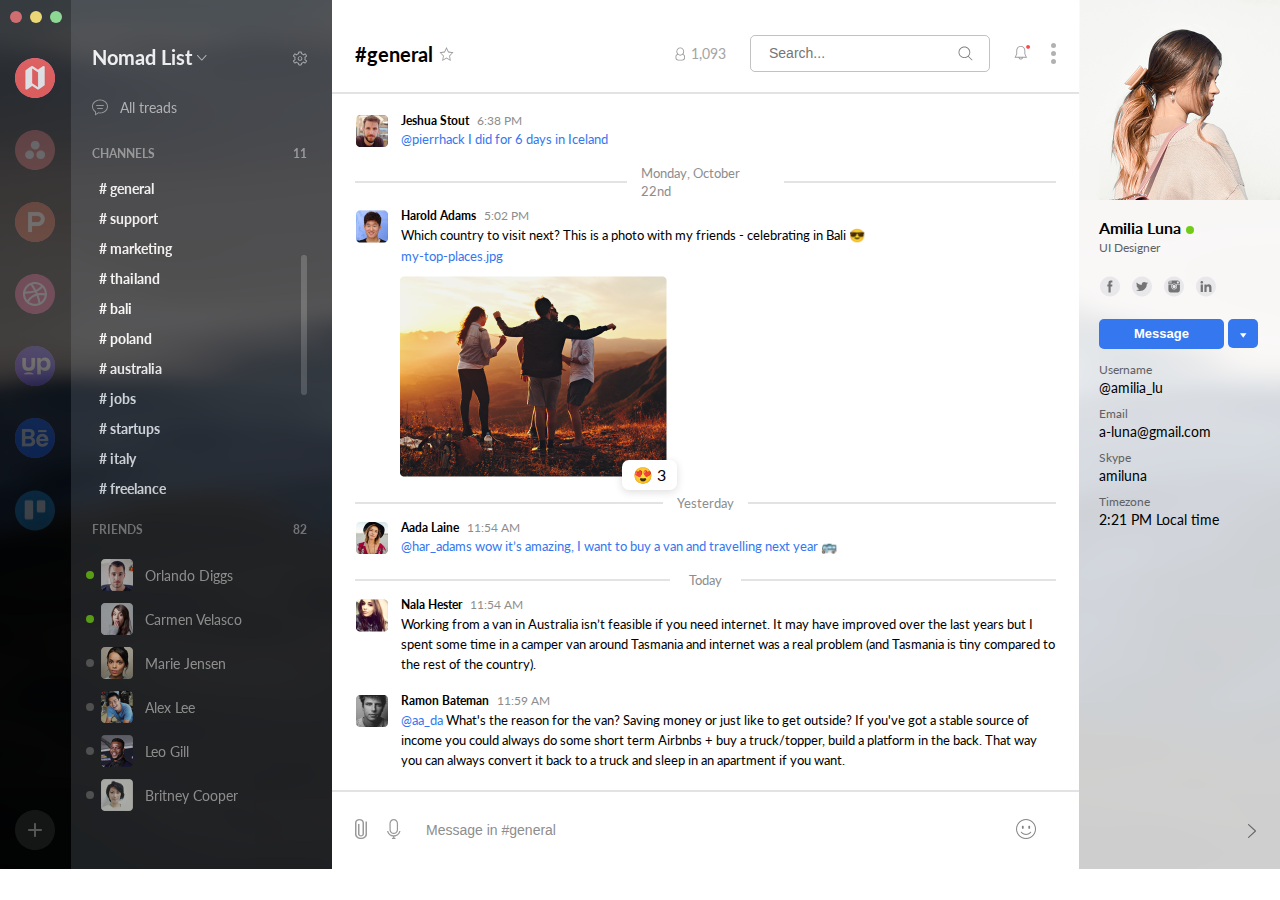
<file: verstka/hw-4/index-4.html>
<!DOCTYPE html>
<html lang="en">
<head>
    <meta charset="UTF-8">
    <meta http-equiv="X-UA-Compatible" content="IE=edge">
    <meta name="viewport" content="width=device-width, initial-scale=1.0">
    <link rel="stylesheet" href="./style-4.css">
    <link rel="preconnect" href="https://fonts.googleapis.com">
    <link rel="preconnect" href="https://fonts.gstatic.com" crossorigin>
    <link href="https://fonts.googleapis.com/css2?family=Lato:wght@300;400&display=swap" rel="stylesheet">
    <title>macOs</title>
</head>
<body>
    <section class="navigation">
        <div>
            <div class="tabs">
                <div class="ellipse red"></div>
                <div class="ellipse yellow"></div>
                <div class="ellipse green"></div>
            </div>
            <div class="social">
                <img src="./img-4/1.svg" alt="1">
                <img src="./img-4/2.svg" alt="2">
                <img src="./img-4/3.svg" alt="3">
                <img src="./img-4/4.svg" alt="4">
                <img src="./img-4/5.svg" alt="5">
                <img src="./img-4/6.svg" alt="6">
                <img src="./img-4/7.svg" alt="7">
            </div>
        </div>
        <duv class="button-plus">
            <img src="./img-4/+.svg" alt="plus">
        </duv>
    </section>
   <section class="menu">
       <div class="action-point">
           <div class="name-point">
               <h1>Nomad List</h1>
               <img src="./img-4/arrow-down.svg" alt="arrow">
           </div>
           <div class="setting"><img src="./img-4/seeating.svg" alt="st"></div>
       </div>
       <div class="chat">
           <img src="./img-4/chat.svg" alt="chat">
           <p>All treads</p>
       </div>
       <div class="chanels">
           <div class="title">
                <p>Channels</p>
                <p>11</p>
           </div>
           <div class="chanel-item first"> # general</div>
           <div class="chanel-item"> # support</div>
           <div class="chanel-item"> # marketing</div>
           <div class="chanel-item"> # thailand</div>
           <div class="chanel-item"> # bali</div>
           <div class="chanel-item"> # poland</div>
           <div class="chanel-item"> # australia</div>
           <div class="chanel-item"> # jobs</div>
           <div class="chanel-item"> # startups</div>
           <div class="chanel-item"> # italy</div>
           <div class="chanel-item"> # freelance</div>
           <div class="scroll"><img src="./img-4/slider.svg" alt="slider"></div>
       </div>
       <div class="friends">
           <div class="title">
                <p>friends</p>
                <p>82</p>
           </div>
            <div class="friends-item">
                <div class="indicator activ"></div>
                <img src="./img-4/user1.png" alt="user1">
                Orlando Diggs
            </div>
            <div class="friends-item">
                <div class="indicator activ"></div>
                <img src="./img-4/user2.png" alt="user1">
                Carmen Velasco               
            </div>
            <div class="friends-item">
                <div class="indicator"></div>
                <img src="./img-4/user3.png" alt="user1">
                Marie Jensen               
            </div>
            <div class="friends-item">
                <div class="indicator"></div>
                <img src="./img-4/user4.png" alt="user1">
                Alex Lee               
            </div>
            <div class="friends-item">
                <div class="indicator"></div>
                <img src="./img-4/user5.png" alt="user1">
                Leo Gill               
            </div>
            <div class="friends-item">
                <div class="indicator"></div>
                <img src="./img-4/user6.png" alt="user1">
                Britney Cooper               
            </div>
       </div>
   </section>
   <section class="main-screen">
        <div class="name-screen">
            <div class="title-screen">
                <h1>#general</h1>
                <img src="./img-4/star.svg" alt="star">
            </div>
            <div class="item-name-screen">
                <div class="user-view">
                    <img src="./img-4/user.svg" alt="user">
                    1,093
                </div>
                <div class="search">
                    <input type="text" placeholder="Search...">
                    <img src="./img-4/search.svg" alt="search">
                </div>
                <div class="notifications">
                    <img src="./img-4/bell.svg" alt="notifications">
                </div>
                <div class="menu-point">
                    <div class="point"></div>
                    <div class="point"></div>
                    <div class="point"></div>
                </div>
            </div>
        </div>
        <div class="last-news">
            <div><img src="./img-4/user7.png" alt="user"></div>
            <div>
                <div class="info-user">
                    <p class="name-user">Jeshua Stout</p>
                    <p class="time-post">6:38 PM</p>
                </div>
                <div class="info-post">
                    <a href="/">@pierrhack I did for 6 days in Iceland</a>
                </div>
            </div>
        </div>
        <div class="day-publication">
            <div class="grey-line"></div>
            <p>Monday, October 22nd</p> 
            <div class="grey-line"></div>
        </div>
        <div class="post">
            <div class="last-news">
                <div><img src="./img-4/user8.png" alt="user"></div>
                <div>
                    <div class="info-user">
                        <p class="name-user">Harold Adams</p>
                        <p class="time-post">5:02 PM</p>
                    </div>
                    <div class="info-post">
                        <p>Which country to visit next? This is a photo with my friends - celebrating in Bali &#128526</p>
                        <a href="/">my-top-places.jpg</a>
                    </div>
                </div>
            </div>
            <div class="picture-post">
                <img src="./img-4/image-post.png" alt="post">
                <div class="like-post">&#128525 3</div>
            </div>
        </div>
        <div class="day-publication day-weekend">
            <div class="grey-line"></div>
            <p>Yesterday</p> 
            <div class="grey-line"></div>
        </div>
        <div class="last-news other-news">
            <div><img src="./img-4/user9.png" alt="user"></div>
            <div>
                <div class="info-user">
                    <p class="name-user">Aada Laine</p>
                    <p class="time-post">11:54 AM</p>
                </div>
                <div class="info-post">
                    <a href="/">@har_adams wow it’s amazing, I want to buy a van and travelling next year &#128652</a>
                </div>
            </div>
        </div>
        <div class="day-publication day-weekend">
            <div class="grey-line"></div>
            <p>Today</p> 
            <div class="grey-line"></div>
        </div>
        <div class="last-news other-news">
            <div><img src="./img-4/user10.png" alt="user"></div>
            <div>
                <div class="info-user">
                    <p class="name-user">Nala Hester</p>
                    <p class="time-post">11:54 AM</p>
                </div>
                <div class="info-post">
                    <p>Working from a van in Australia isn’t feasible if you need internet. It may have improved over the last years but I spent some time in a camper van around Tasmania and internet was a real problem (and Tasmania is tiny compared to the rest of the country).</p>
                </div>
            </div>
        </div>
        <div class="last-news">
            <div><img src="./img-4/user11.png" alt="user"></div>
            <div>
                <div class="info-user">
                    <p class="name-user">Ramon Bateman</p>
                    <p class="time-post">11:59 AM</p>
                </div>
                <div class="info-post">
                    <p><a href="">@aa_da</a> What's the reason for the van? Saving money or just like to get outside? If you've got a stable source of income you could always do some short term Airbnbs + buy a truck/topper, build a platform in the back. That way you can always convert it back to a truck and sleep in an apartment if you want.</p>
                </div>
            </div>
        </div>
        <div class="message">
            <div class="fasten"><img src="./img-4/zip.svg" alt="fasten"></div>
            <div class="voice"><img src="./img-4/ear.svg" alt="voice"></div>
            <div class="type-message"><input type="text" placeholder="Message in #general"></div>
            <div class="smile"><img src="./img-4/smile.svg" alt=""></div>
        </div>
   </section>
   <section class="profile">
        <div class="photo-profile">
            <img src="./img-4/profile-photo.png" alt="profile-photo">
        </div>
        <div class="name-profile">
            <h2>Amilia Luna</h2>
            <div class="activ-visited"></div>
        </div>
        <div class="proffessional">UI Designer</div>
        <div class="social-link">
            <a href="/"><img src="./img-4/fb.svg" alt="fb"></a>
            <a href="/"><img src="./img-4/tw.svg" alt="tw"></a>
            <a href="/"><img src="./img-4/inst.svg" alt="inst"></a>
            <a href="/"><img src="./img-4/link.svg" alt="link"></a>
        </div>
        <div class="btn-profile">
            <button class="message-btn">Message</button>
            <button class="down-btn"><img src="./img-4/arrow-btn.svg" alt="arrow"></button>
        </div>
        <div class="profile-info">
            <div class="item-info">
                <div class="item-subtitle">Username</div>
                <p class="descr">@amilia_lu</p>
            </div>
            <div class="item-info">
                <div class="item-subtitle">Email</div>
                <p class="descr">a-luna@gmail.com</p>
            </div>
            <div class="item-info">
                <div class="item-subtitle">Skype</div>
                <p class="descr">amiluna</p>
            </div>
            <div class="item-info">
                <div class="item-subtitle">Timezone</div>
                <p class="descr">2:21 PM Local time</p>
            </div>
        </div>
        <div class="arrow-right">
            <img src="./img-4/arrow-right.svg" alt="arrow">
        </div>
   </section>
</body>
</html>
</file>
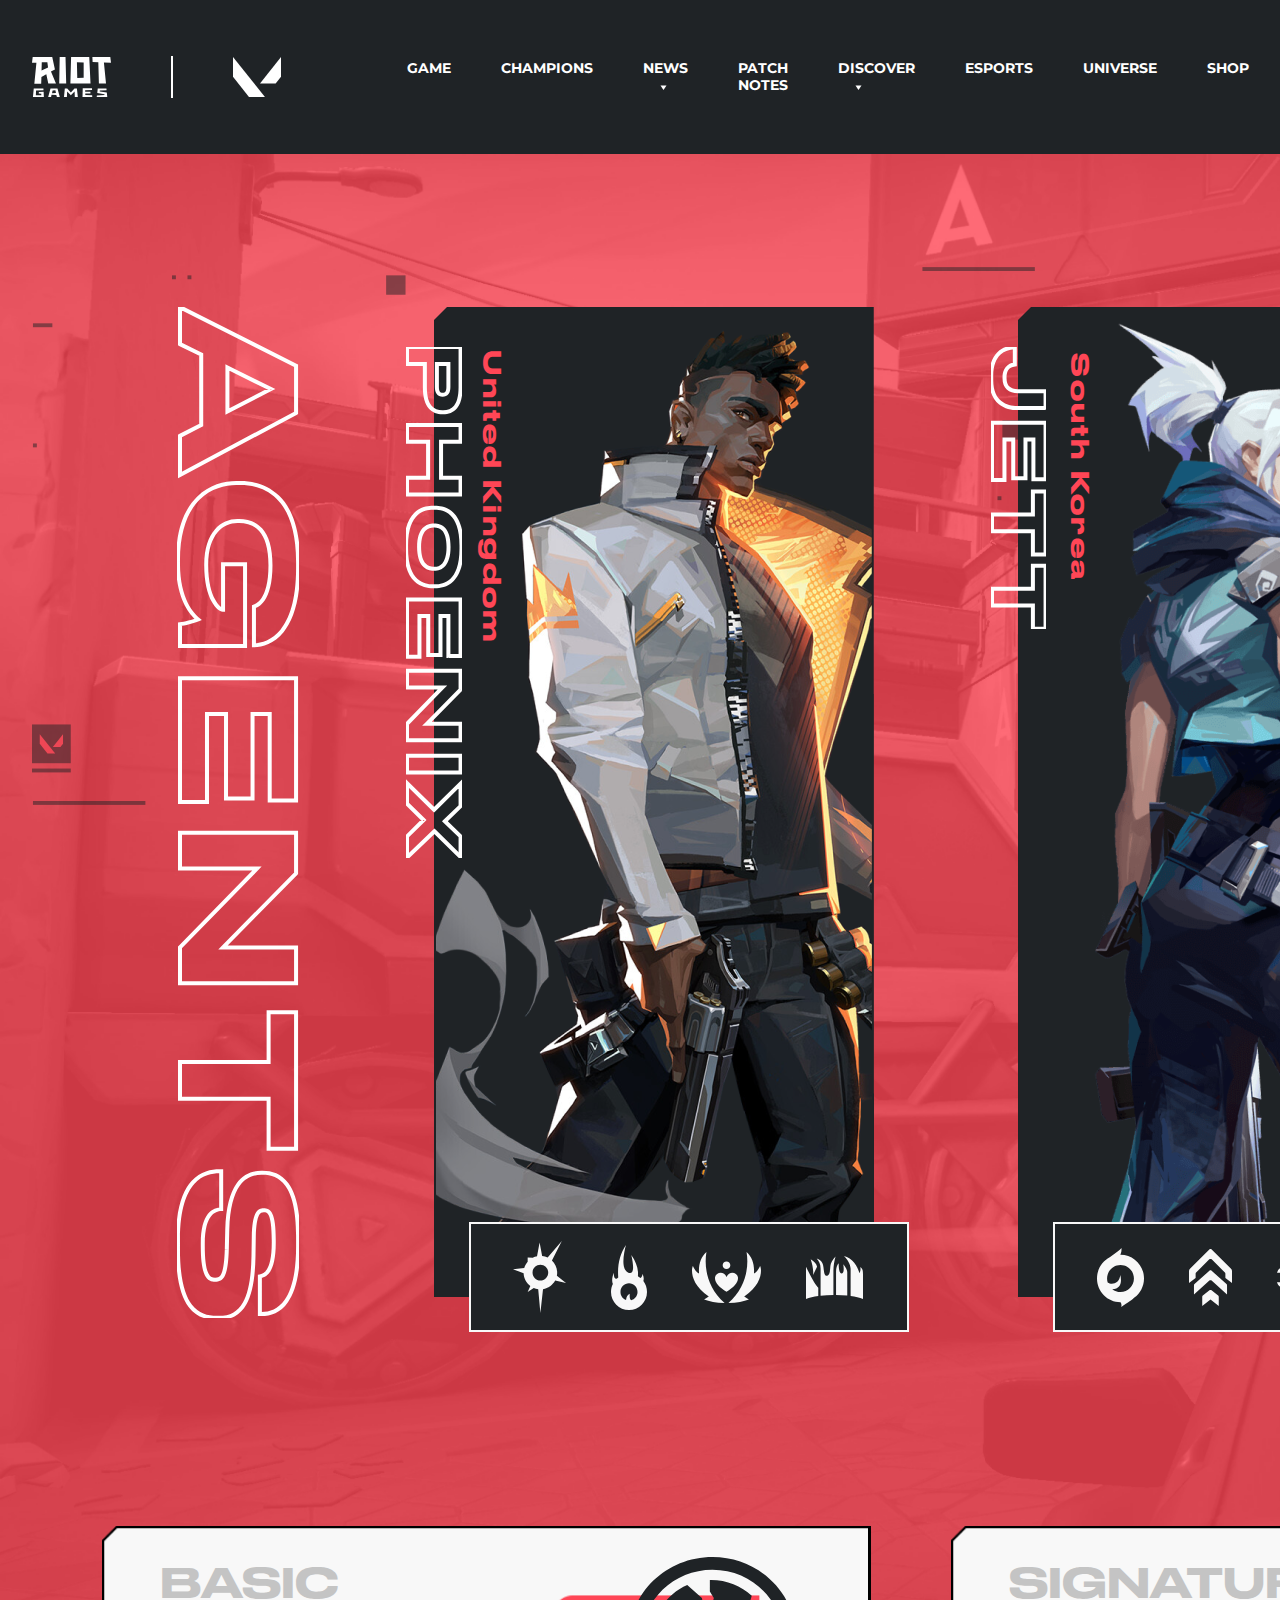
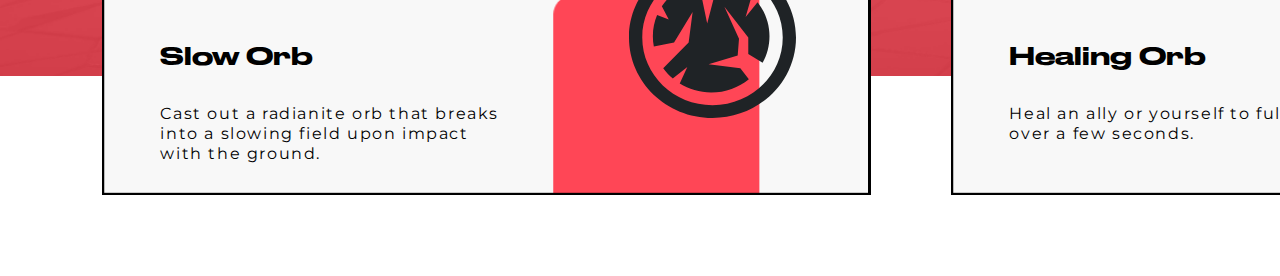
<file: verstka/hw-5/index-5.html>
<!DOCTYPE html>
<html lang="en">
<head>
    <meta charset="UTF-8">
    <meta http-equiv="X-UA-Compatible" content="IE=edge">
    <meta name="viewport" content="width=device-width, initial-scale=1.0">
    <link rel="preconnect" href="https://fonts.googleapis.com">
    <link rel="preconnect" href="https://fonts.gstatic.com" crossorigin>
    <link href="https://fonts.googleapis.com/css2?family=Montserrat&display=swap" rel="stylesheet">
    <link href="https://fonts.googleapis.com/css2?family=Montserrat:wght@500;700&display=swap" rel="stylesheet">
    <link rel="stylesheet" href="./style-5.css">
    <title>Game</title>
</head>
<body>
    <header>
        <div class="container">
            <div class="navbar">
                <div class="logo">
                    <img src="./img-5/logo-riot-games.svg" alt="logo">
                    <div class="grey-line"></div>
                    <img src="./img-5/logo-2-header.svg" alt="logo">
                </div>
                <nav>
                    <ul>
                        <li>GAME</li>
                        <li>CHAMPIONS</li>
                        <li class="dropdown">NEWS</li>
                        <li>PATCH NOTES</li>
                        <li class="dropdown">DISCOVER</li>
                        <li>ESPORTS</li>
                        <li>UNIVERSE</li>
                        <li>SHOP</li>
                        <li>SUPPORT</li>
                    </ul>
                </nav>
            </div>
            <div class="user">
                <div class="user-photo">
                    <img src="./img-5/user-photo.png" alt="user">
                </div>
                <div class="user-name">UNEPICKID</div>
                <div class="arrow-down">
                    <img src="./img-5/arrow-nav.svg" alt="arrow">
                </div>
            </div>
        </div>
    </header>
    <section class="heroes">
        <div class="picture-bg">
            <div class="container">
                <div class="h1"><img src="./img-5/AGENTS.svg" alt="h1"></div>
                <div class="hero">
                    <div class="info-hero">
                        <div class="subtitle">United Kingdom</div>
                        <div class="h2"><img src="./img-5/PHOENIX.svg" alt="h2"></div>
                    </div>
                    <div class="picture-hero">
                        <img src="./img-5/player1.png" alt="player1">
                    </div>
                    <div class="advantages">
                        <img src="./img-5/1.svg" alt="advantages">
                        <img src="./img-5/2.svg" alt="advantages">
                        <img src="./img-5/3.svg" alt="advantages">
                        <img src="./img-5/4.svg" alt="advantages">
                    </div>
                </div>
                <div class="hero jett">
                    <div class="info-hero">
                        <div class="subtitle">South Korea</div>
                        <div class="h2"><img src="./img-5/JETT.svg" alt="h2"></div>
                    </div>
                    <div class="picture-hero">
                        <img src="./img-5/player2.png" alt="player2">
                    </div>
                    <div class="advantages">
                        <img src="./img-5/5.svg" alt="advantages">
                        <img src="./img-5/6.svg" alt="advantages">
                        <img src="./img-5/7.svg" alt="advantages">
                        <img src="./img-5/8.svg" alt="advantages">
                    </div>
                </div>
                <div class="hero sova">
                    <div class="info-hero">
                        <div class="subtitle">Russia</div>
                        <div class="h2"><img src="./img-5/SOVA.svg" alt="h2"></div>
                    </div>
                    <div class="picture-hero">
                        <img src="./img-5/player3.png" alt="player4">
                    </div>
                    <div class="advantages">
                        <img src="./img-5/9.svg" alt="advantages">
                        <img src="./img-5/10.svg" alt="advantages">
                        <img src="./img-5/11.svg" alt="advantages">
                        <img src="./img-5/12.svg" alt="advantages">
                    </div>
                </div>
                <div class="hero sage">
                    <div class="info-hero">
                        <div class="subtitle">China</div>
                        <div class="h2"><img src="./img-5/SAGE.svg" alt="h2"></div>
                    </div>
                    <div class="picture-hero">
                        <img src="./img-5/player4.png" alt="player4">
                    </div>
                    <div class="advantages">
                        <img src="./img-5/13.svg" alt="advantages">
                        <img src="./img-5/14.svg" alt="advantages">
                        <img src="./img-5/15.svg" alt="advantages">
                        <img src="./img-5/16.svg" alt="advantages">
                    </div>
                </div>
            </div>
        </div>
    </section>
    <section class="about-advantages">
        <div class="container">
            <div class="item-adv">
                <div class="info-item">
                    <h3>BASIC</h3>
                    <div class="title">Slow Orb</div>
                    <div class="descr">Cast out a radianite orb that breaks into a slowing field upon impact with the ground.</div>
                </div>
                <div class="picture-item"><img src="./img-5/basic.svg" alt="basic"></div>
            </div>
            <div class="item-adv">
                <div class="info-item">
                    <h3>SIGNATURE</h3>
                    <div class="title">Healing Orb</div>
                    <div class="descr">Heal an ally or yourself to full health over a few seconds.</div>
                </div>
                <div class="picture-item"><img src="./img-5/signature.svg" alt="signature"></div>
            </div>
            <div class="item-adv">
                <div class="info-item">
                    <h3>ULTIMATE</h3>
                    <div class="title">Resurrection</div>
                    <div class="descr">Target a friendly corpse. After a short delay, revive them with full health.</div>
                </div>
                <div class="picture-item"><img src="./img-5/ultimate.svg" alt="ultimate"></div>
            </div>
        </div>
    </section>
</body>
</html>
</file>
<file: verstka/hw-1/style.css>
body{
    font-family: 'Montserrat', sans-serif;
    margin: 0;
}

.container{
    width: 60%;
    margin: 0 auto;
}

.zero{
    padding: 35px 0 0;
    background-image: url(./img/bg.png);
    background-repeat: no-repeat;
    background-size: cover;
    background-position: center;
    min-height: 1030px;
}

nav{
    display: flex;
    align-items: center;
    justify-content: space-between;
}

.logo{
    display: flex;
    align-items: center;
}

.logo-vector{
    margin-right: 15px;
}

h1{
    font-weight: 400;
    font-size: 74px;
    line-height: 90px;
    text-transform: uppercase;
    color: #212733;
    margin: 0 0 20px 0;
}

.subtitle{
    font-weight: 500;
    font-size: 18px;
    line-height: 22px;
    color: #000;
    margin-bottom: 60px;
}

.content{
    margin-top: 175px;
    text-align: center;
}

.primary-btn{
    border: 1px solid #000000;
    padding: 20px 30px;
    font-weight: 500;
    font-size: 16px;
    line-height: 20px;
    color: #000000;
    background: transparent;
}

.primary-btn img{
    margin-left: 45px;
}

.primary-btn:hover{
    cursor: pointer;
    background-color: #d0d8fd;
    border: 1px solid #1e3f7b;
    transition: .3s;
}

.secondary-btn{
    border: 1px solid #ffffff;
    padding: 17px 30px;
    font-weight: 500;
    font-size: 16px;
    line-height: 20px;
    color: #ffffff;
    background: transparent;
}

.secondary-btn img{
    margin-left: 15px;
}

.secondary-btn:hover{
    background-color: #ffffff6b;
    color: #fff;
    cursor: pointer;
    transition: .3s;
}

.about-company{
    display: flex;
}

.about-company .picture{
    flex: 1;
    background-image: url(./img/about.png);
    background-repeat: no-repeat;
    background-size: cover;
    background-position: center;
}

h2{
    font-weight: 500;
    font-size: 48px;
    line-height: 59px;
    margin: 0 0 60px;
}

.about-company-descr{
    text-align: right;
    position: relative;
    flex: 1;
}

.about-company-descr .container{
    margin: 275px auto 275px 107px;
    width: 50%;
}

.about-company-descr p{
    font-weight: 500;
    font-size: 16px;
    line-height: 150%;
    color: #606060;
    margin: 0 0 40px;
}

.about-company-descr p:last-child{
    margin: 0;
}

.circle-slider{
    position: absolute;
    right: 15%;
    top: 45%;
}

.circle{
    height: 15px;
    width: 15px;
    border-radius: 50%;
    margin-bottom: 15px;
}

.circle:last-child{
    margin: 0;
}

.circle.inner{
    background-color: #313035;
    border: 2px solid #313035;
}

.circle.outside{
   border: 2px solid #8D8C92;
}

.portfolio {
    position: relative;
    text-align: center;
    padding-top: 90px;
}

.portfolio .circle-slider{
    right: 8%;
}

.case{
    position: relative;
}

.case .primary-btn{
    position: absolute;
    top: 27%;
    right: 0;
}

.services{
    background: #1A1F25;
    padding: 90px 0;
    text-align: center;
}

.services h2, .request h2, .special h2{
    color: #fff;
}

.services-content{
    display: flex;
}

.item{
    display: flex;
    flex-direction: column;
    align-items: center;
    font-weight: 500;
    font-size: 16px;
    line-height: 150%;
    color: #fff;
    width: 25%;
    padding: 45px 20px;
    border-bottom: 1px solid #595959;
    border-right: 1px solid #595959;
}

.item img{
    margin-bottom: 20px;
}

.services-content .item:last-child{
    border-right: none;
}

.item.btn{
    justify-content: center;
}

.item.btn img{
    margin: 0 0 0 15px;
}

.services-content.details .item{
    border-bottom: none;
}

.advantages{
    background-image: url(./img/bg_adv.png);
    background-repeat: no-repeat;
    background-size: cover;
    background-position: center;
    padding: 336px 0 150px;
}

.advantages-descr{
    display: flex;
    justify-content: space-between;
}

.advantages-part{
    width: 45%;
}

.advantages-item{
    display: flex;
    align-items: flex-start;
    margin-bottom: 60px;
}

.advantages-item p{
    margin: 0 0 0 20px;
    font-weight: 500;
    font-size: 16px;
    line-height: 150%;
    color: #1A1F25;
}

.feedback{
    display: flex;
}

.request{
    background-image: url(./img/bg_feed.png);
    background-repeat: no-repeat;
    background-size: cover;
    background-position: center;
    flex: 1;
}

.request .container{
    margin: 173px 70px 173px auto;
    width: 54%;
}

form{
    display: flex;
    flex-direction: column;
    margin-bottom: 80px;
}

input{
    background: transparent;
    border: none;
    border-bottom: 1px solid #ffffff;
    padding: 40px 10px 40px 5px;
    color: #fff;
    font-weight: 500;
    font-size: 16px;
    line-height: 20px;
    font-family: 'Montserrat', sans-serif;
}

input::placeholder{
    color: #fff;
    font-weight: 500;
    font-size: 16px;
    line-height: 20px;
}

input:active, input:hover, input:focus {
    outline: 0;
    outline-offset: 0;
}

.special{
    background-color: #000201;
    flex: 1;
}

.special .container{
    margin: 173px auto 0 30px;
    width: 63%;
}

.offer{
    display: flex;
    gap: 10px;
    margin-top: 78px;
}

.offer-item{
    border: 1px solid #fff;
    padding: 59px 15px 30px 15px;
    width: 33%;
    height: 210px;
    display: flex;
    flex-direction: column;
    justify-content: space-between;
}

.offer-item.business{
    background: linear-gradient(180deg, #61B3C9 0%, #074D88 100%);
    border: 1px solid transparent;
}

h3{
    font-weight: 500;
    font-size: 20px;
    line-height: 24px;
    color: #fff;
    margin: 0 0 15px 0;
}

.offer-item .info-offer p{
    font-weight: 400;
    font-size: 16px;
    line-height: 20px;
    color: #E8E8E8;
    margin: 0;
}

.price-offer s{
    font-weight: 500;
    font-size: 14px;
    line-height: 17px;
    color: #fff;
}

p.price{
    font-weight: 500;
    font-size: 24px;
    line-height: 29px;
    color: #fff;
    margin: 6px 0 0 0;
}

.special h2{
    margin-bottom: 138px;
    text-align: right;
}

footer{
    background: #17181C;
    color: #fff;
    padding: 103px 0;
}

.footer-info{
    display: flex;
    justify-content: space-between;
    padding-bottom: 45px;
    border-bottom: 1px solid #595959;
}

.part-info{
    width: 23%;
}

.part-info ul{
    margin: 33px 0 0 0;
    padding: 0;
    list-style: none;
}

.part-info ul li{
    font-weight: 400;
    font-size: 16px;
    line-height: 20px;
    margin-bottom: 20px;
    color: #E6E6E6;
}

li.number, li.adress, li.mail{
    display: flex;
}

li.number::before{
    content: url(./img/fi_phone-call.svg);
    padding-right: 15px;
}

li.adress::before{
    content: url(./img/fi_map-pin.svg);
    padding-right: 15px;
}

li.mail::before{
    content: url(./img/fi_mail.svg);
    padding-right: 15px;
}

.links{
    padding-top: 45px;
    display: flex;
    justify-content: space-between;
}

.site-link a{
    color: #fff;
    text-decoration: none;
    font-weight: 600;
    font-size: 24px;
    line-height: 29px;
}

.social-link{
    display: flex;
    gap: 10px;
}
</file>
<file: verstka/hw-2/style-2.css>
body{
    margin: 0;
    font-family: 'Open Sans', sans-serif;
}

.container, .awesome-container{
    width: 82%;
    margin: 0 auto;
}

h1{
    font-weight: 500;
    font-size: 48px;
    line-height: 56px;
    text-transform: uppercase;
    font-family: 'Raleway', sans-serif;
    color: #fff;
    margin: 73px 0 55px;
}

h2{
    font-weight: 700;
    font-size: 30px;
    line-height: 41px;
    color: #000000;
    margin: 0 0 68px;
}

h3{
    font-weight: 700;
    font-size: 24px;
    line-height: 33px;
    text-transform: capitalize;
    color: #333333;
    margin: 0;
}

header{
    background-color: #000;
}

header .container{
    padding: 22px 0;
    display: flex;
    justify-content: space-between;
    align-items: center;
}

nav ul{
    color: #fff;
    margin: 0;
    padding: 0;
    list-style: none;
    display: flex;
}

nav ul li{
    font-weight: 600;
    font-size: 14px;
    line-height: 19px;
    text-transform: capitalize;
    margin-right: 70px;
}

.zero{
    background-image: url(./img-2/bg-zero.png);
    background-repeat: no-repeat;
    background-size: cover;
}

.content{
    padding: 208px 0 290px 0;
}

.gray-line{
    width: 170px;
    height: 1px;
    background-color: #fff;
    margin-bottom: 42px;
}

.title-zero{
    font-weight: 400;
    font-size: 18px;
    line-height: 21px;
    color: #fff;
    font-family: 'Raleway', sans-serif;
}

.info-zero{
    display: flex;
    align-items: center;
    margin-bottom: 42px;
}

.descr-zero{
    width: 55%;
    margin-right: 30px;
}

.trial{
    background-color: #fff;
    border-radius: 10px;
    width: 35%;
}

.title-trial{
    font-weight: 700;
    font-size: 24px;
    line-height: 33px;
    color: #333;
    text-transform: uppercase;
    text-align: center;
    margin: 30px 0 73px;
}

.title-trial span{
    color: #EC7979;
}

.trial form{
    width: 80%;
    display: flex;
    flex-direction: column;
    margin: 0 auto 75px;
}

.trial form input{
    border: none;
    border-bottom: 1px solid #BDBDBD;
    outline: none;
    padding: 0 3px 16px;
    margin-bottom: 33px;
}

.trial form input:last-child{
    margin: 0;
}

.trial form input::placeholder, .form form input::placeholder{
    font-weight: 400;
    font-size: 14px;
    line-height: 19px;
    color: #BDBDBD;
}

.btn-trial{
    background: #EC7979;
    border-radius: 0px 0px 10px 10px;
    border: none;
    width: 100%;
    padding: 20px 0;
    font-weight: 600;
    font-size: 15px;
    line-height: 20px;
    color: #fff;
}

.btn-trial:hover{
    cursor: pointer;
}

.primary-btn{
    font-weight: 600;
    font-size: 18px;
    line-height: 25px;
    color: #FFFFFF;
    text-transform: capitalize;
    border: 2px solid #FFFFFF;
    background: transparent;
    padding: 17px 90px;
}

.primary-btn:hover{
    cursor: pointer;
    border: 2px solid #EC7979;
    background-color: #EC7979;
    transition: .3s;
}

.secondary-btn{
    background: #EC7979;
    padding: 17px 91px;
    border: 1px solid #EC7979;
    font-weight: 600;
    font-size: 18px;
    line-height: 25px;
    text-transform: capitalize;
    color: #fff;
}

.secondary-btn:hover{
    cursor: pointer;
    background: transparent;
    color: #EC7979;
    transition: .3s;
}

.social{
    background: #F8EFEF;
}

.social .container{
    display: flex;
    justify-content:space-between ;
    align-items: center;
    padding: 16px 0;
}

.social-links{
    display: flex;
    justify-content: space-between;
    gap: 30px;
}

.descr-social p{
    margin: 31px 0 0;
    font-weight: 400;
    font-size: 18px;
    line-height: 21px;
    color: #86878B;
    font-family: 'Raleway', sans-serif;
}

.transition{
    margin-top: 94px;
    padding-bottom: 580px;
}

.tabs {
    position: relative; 
}

.tab, .tab-title {
    display: inline-block; 
}

.tab-title:hover{
    cursor: pointer;
}

.tab input[type="radio"] {
    display: none; 
}

.tab-title {
    background: transparent; 
    padding: 10px 82px; 
    border: 1px solid #fff;
    border-radius: 5px 5px 0px 0px; 
    border-bottom: none; 
    font-weight: 400;
    font-size: 14px;
    line-height: 19px;
    text-transform: uppercase;
    color: #333333;
}

.tab-flex{
    display: flex;
    align-items: center;
}

.tab-content {
    position: absolute;
    border: 1px solid #C6CBCD; 
    padding-left: 100px; 
    left: 0;
    display: none;
    height: 500px;
}

.tab-content-descr{
    margin-right: 30px;
}

.tab-content-descr p{
    font-weight: 400;
    font-size: 18px;
    line-height: 21px;
    margin: 0 0 27px;
    font-family: 'Raleway', sans-serif;
}

.tab :checked + .tab-title {
    position: relative;
    background: #fff; 
    top: 1px; 
    z-index: 1; 
    border: 1px solid #C6CBCD;
    border-bottom: none;
}

.tab :checked ~ .tab-content {
    display: block; 
}

.awesome-container, .option .container, .feedback .container,
.download .container, .contact-us .container, footer .container{
    text-align: center;
}

.awesome{
    margin-bottom: 54px;
}

h2.awesome-container-h2, .raleway-h2{
    margin-bottom: 54px;
    font-weight: 400;
    font-size: 36px;
    line-height: 42px;
    text-transform: uppercase;
    font-family: 'Raleway', sans-serif;
}

.awesome-container-title, .raleway-title{
    font-weight: 400;
    font-size: 18px;
    line-height: 21px;
    color: #86878B;
    font-family: 'Raleway', sans-serif;
    margin: 40px 0 71px;
}

.awesome-container-line, .red-line{
    width: 170px;
    height: 1px;
    background-color: #EC7979;
    margin: 0 auto;
}

.awesome-container-advantages{
    display: flex;
    justify-content: space-between;
    margin: 0 auto;
    gap: 30px;
}

.awesome-container-advantages-advantage_item-title{
    font-weight: 400;
    font-size: 18px;
    line-height: 21px;
    font-family: 'Raleway', sans-serif;
    margin-top: 41px;
}

.option{
    padding: 104px 0;
    background-color: #F5F5F5;
}

.prices{
    display: flex;
    justify-content: space-between;
    gap: 30px;
}

.part{
    background: #333333;
    border: 2px solid #F5F5F5;
    padding: 14px 143px;
    color: #fff;
    text-transform: capitalize;
}

.part.name{
    font-weight: 700;
    font-size: 24px;
    line-height: 33px;
}

.part.sale{
    font-weight: 700;
    font-size: 36px;
    line-height: 42px;
    font-family: 'Raleway', sans-serif;
}

.part.period{
    font-weight: 400;
    font-size: 18px;
    line-height: 21px;
    color: rgba(255, 255, 255, 0.5);
    font-family: 'Raleway', sans-serif;
}

.include{
    padding: 15px 127px;
    background: #FFFFFF;
    border: 2px solid #F5F5F5;
    font-weight: 400;
    font-size: 18px;
    line-height: 21px;
    color: #86878B;
    font-family: 'Raleway', sans-serif;
    text-transform: capitalize;
}

.price-item:hover{
    cursor: pointer;
    margin-top: -20px;
    filter: drop-shadow(0px 4px 10px rgba(51, 51, 51, 0.2));
    transition: .3s;
}

.feedback{
    padding: 104px 0 64px;
}

.review{
    display: flex;
    justify-content: space-between;
    gap: 30px;
}

.review-descr{
    background: #E2E2E2;
    border-radius: 10px;
    position: relative;
    padding: 37px 15px 37px;
    font-weight: 400;
    font-size: 18px;
    line-height: 21px;
    font-family: 'Raleway', sans-serif;
    color: #86878B;
}

.review-descr:before {
    content: "";
    width: 0;
    height: 0;
    position: absolute;
    top: 94%;
    right: calc(80% - 12px);
    border-right: 20px solid transparent;
    border-top: 24px solid #E2E2E2;
    border-left: 20px solid transparent;
}

.review-person{
    display: flex;
    margin-top: 50px;
}

.info-person{
    text-align: left;
    margin-left: 30px;
}

.info-person h3{
    margin: 15px 0 25px;
}

.download{
    background-image: url(./img-2/bg-download.png);
    background-repeat: no-repeat;
    background-size: cover;
    padding: 104px 0 50px;
}

.download .container .raleway-h2, .download .container .raleway-title{
    color: #fff;
}

.download .gray-line{
    margin: 0 auto;
}

.download .primary-btn{
    padding: 17px 141px;
}

.contact-us{
    padding: 104px 0 50px;
}

.forms{
    display: flex;
    justify-content: space-between;
    gap: 30px;
    margin-bottom: 50px;
}

.forms form{
    display: flex;
    flex-direction: column;
    width: 100%;
}

.forms input{
    border: none;
    border-bottom: 1px solid #BDBDBD;
    outline: none;
    padding: 0 3px 16px;
    margin-bottom: 51px;
}

.forms .data input:last-child, .forms .message input{
    margin: 0;
}

.forms .message input{
    padding-bottom: 182px;
}

.contact-us .secondary-btn{
    padding: 17px 126px;
}

footer{
    background-color: #000;
    color: #fff;
    padding: 35px 0 27px;
}

footer .social-links{
    justify-content: center;
    margin-bottom: 30px;
}

footer .social-links img{
    width: 52px;
    height: 52px;
}

.privacy{
    font-weight: 400;
    font-size: 18px;
    line-height: 21px;
    color: rgba(255, 255, 255, 0.5);
    font-family: 'Raleway', sans-serif;
}
</file>
<file: verstka/hw-3/style-3.css>
body{
    margin: 0;
    font-family: 'Raleway', sans-serif;
}

.container{
    width: 80%;
    margin: 0 auto;
}

.zero-block{
    background-image: url(./img-3/bg-zero.png);
    background-size: cover;
    background-repeat: no-repeat;
    padding-bottom: 120px;
}

header.desktop{
    display: flex;
    justify-content: space-between;
    align-items: center;
}

header.desktop ul{
    display: flex;
    color: #fff;
    list-style: none;
    text-transform: uppercase;
    font-weight: 700;
    font-size: 13px;
    line-height: 15px;
    margin: 0;
    padding: 0;
}

header.desktop ul li{
    padding: 45px 34px;
    border-bottom:3px solid transparent ;
}

header.desktop ul li:hover{
    border-bottom: 3px solid #BABBC5;
    cursor: pointer;
    transition: .3s;
}

header.desktop{
    border-bottom: 1px solid #BABBC5;
}

.zero-content{
    text-align: center;
    margin: 130px auto 0;
}

h1{
    font-weight: 900;
    font-size: 64px;
    line-height: 75px;
    color: #fff;
    margin: 0 0 31px;
    text-transform: uppercase;
}

.title{
    font-weight: 400;
    font-size: 24px;
    line-height: 28px;
    color: #fff;
    margin-bottom: 82px;
}

.primary-btn{
    background: #FF4343;
    padding: 25px 90px;
    border: none;
    font-weight: 900;
    font-size: 24px;
    line-height: 28px;
    text-transform: uppercase;
    color: #fff;
    border: 2px solid transparent;
    box-sizing: border-box;
}

.primary-btn:hover{
    color: #FF4343;
    border: 2px solid #FF4343;
    background: transparent;
    cursor: pointer;
    transition: .3s;
    backdrop-filter: blur(4px);
}

.features{
    padding: 116px 0 45px;
}

.features .container{
    display: flex;
    flex-wrap: wrap;
    justify-content: space-between;
}

.item-feature{
    text-align: center;
    width: 31%;
    margin-bottom: 85px;
}

h2{
    font-weight: 900;
    font-size: 24px;
    line-height: 28px;
    text-transform: uppercase;
    margin: 50px auto;
    color: #2D3033;
}

.title-feature{
    font-weight: 400;
    font-size: 18px;
    line-height: 21px;
    color: #6C7279;
}

.work{
    display: flex;
    flex-wrap: wrap;
}

.work-item{
    width: 25%;
    position: relative;
}

.work-item img{
    width: 100%;
    height: 100%;
}

.work-item-hover{
    background: rgba(255, 67, 67, 0.8);
    position: absolute;
    top: 0;
    width: 100%;
    height: 100%;
    display: flex;
    flex-direction: column;
    align-items: center;
    justify-content: center;
    border: 2px solid #fff;
    box-sizing: border-box;
    opacity: 0;
    transition: .3s;
    cursor: pointer;
}

.work-item-hover h2{
    margin: 0 auto 32px;
    color: #fff;
}

.work-item-hover .title{
    font-weight: 400;
    font-size: 18px;
    line-height: 21px;
    margin: 0;
}

.work-item-hover:hover{
    opacity: 1;
}

.person{
    padding: 114px 0;
}

.card-person{
    width: 24%;
}

.person .container{
    display: flex;
    justify-content: space-between;
    gap: 30px;
}

.info-person h2{
    margin: 30px 0 5px;
}

.info-person p{
    font-weight: 400;
    font-size: 18px;
    line-height: 21px;
    text-transform: uppercase;
    color: #FF4343;
    margin: 0 0 17px;
}

.info-person p.text-about-person{
    font-weight: 400;
    font-size: 18px;
    line-height: 21px;
    color: #6C7279;
    margin-bottom: 37px;
}

.card-person .social-links a{
    margin-right: 6px;
}

h2.cardo-font{
    font-family: 'Cardo', serif;
    font-weight: 400;
    font-size: 36px;
    line-height: 49px;
    text-transform: capitalize;
    color: #fff;
    margin: 0;
    padding: 10px 0;
}

.content-slider{
    display: flex;
    margin-bottom: 31px;
}

.picture{
    background-image: url(./img-3/bg-slide.png);
    background-repeat: no-repeat;
    background-size: cover;
    width: 50%;
}

.info-slide{
    flex: 1;
    background: #5C3249;
    padding: 116px 170px 116px 117px;
}

.subtitle{
    font-weight: 700;
    font-size: 13px;
    line-height: 15px;
    text-transform: uppercase;
    color: #fff;
    padding: 5px 0;
}

.ellipse{
    width: 14px;
    height: 14px;
    border: 1px solid #7E5D6F;
    box-sizing: border-box;
    border-radius: 50%;
    margin-left: 25px;
}

.ellipse:first-child{
    margin: 0;
}

.ellipse.inline{
    background: #7E5D6F;
}

.pagination{
    display: flex;
    justify-content: center;
}

.slider{
    margin-bottom: 115px;
}

.download{
    text-align: center;
    margin-bottom: 115px;
}

h3{
    font-weight: 500;
    font-size: 30px;
    line-height: 35px;
    margin: 0;
    padding: 15px 0;
}

.download .title{
    font-weight: 700;
    font-size: 18px;
    line-height: 21px;
    text-transform: uppercase;
    margin: 5px 0 50px;
    color: #000;
}

footer{
    background: linear-gradient(to bottom, #353C65 70%, #2C3154 30%);
}

footer .container{
    padding-top: 71px;
}

.footer-info{
    display: flex;
    justify-content: space-between;
    padding-bottom: 80px;
}

.item-info{
    width: 33%;
    text-align: center;
}

h4{
    font-weight: 700;
    font-size: 18px;
    line-height: 21px;
    margin: 0;
    color: #fff;
}

.item-info p{
    font-weight: 400;
    font-size: 18px;
    line-height: 21px;
    color: #fff;
    margin: 30px 0 0;
    text-transform: capitalize;
}

footer .social-links{
    margin-top: 48px;
}

footer .social-links a{
    margin-left: 25px;
}

footer .social-links a:first-child{
    margin: 0;
}

.privacy-policy{
    font-weight: 400;
    font-size: 18px;
    line-height: 21px;
    color: #808080;
    text-transform: capitalize;
    width: 33%;
    margin: 0 auto;
    padding: 24px 0;
    text-align: center;
}

.privacy-policy span{
    color: #fff;
}
</file>
<file: verstka/hw-4/style-4.css>
body{
    margin: 0;
    display: flex;
    background-image: url(./img-4/body-bg.png);
    background-repeat: no-repeat;
    background-size: cover;
    min-height: 800px;
    font-family: 'Lato', sans-serif;
}

.navigation{
    background: #000000;
    mix-blend-mode: normal;
    opacity: 0.7;
    display: flex;
    flex-direction: column;
    justify-content: space-between;
    height: auto;
    align-items: center;
    padding-top: 11px;
}

.ellipse{
    width: 12px;
    height: 12px;
    margin-right: 8px;
    border-radius: 50%;
}

.ellipse.red{
    background-color: rgb(218, 70, 70);
}

.ellipse.yellow{
    background-color: rgb(255, 220, 78);
}

.ellipse.green{
    background-color: rgb(120, 223, 120);
}

.ellipse:last-child{
    margin: 0;
}

.tabs{
    display: flex;
    justify-content: center;
}

.social{
    display: flex;
    flex-direction: column;
    margin-top: 19px;
}

.menu{
    background: #25272A;
    mix-blend-mode: normal;
    opacity: 0.75;
    min-width: 261px;
    padding: 45px 25px 20px 15px;
    box-sizing: border-box;
}

.name-point{
    display: flex;
    align-items: center;
}

h1{
    font-weight: 700;
    font-size: 20px;
    line-height: 24px;
    color: #fff;
    margin: 0 5px 0 0;
}

.action-point{
    display: flex;
    justify-content: space-between;
    align-items: flex-end;
    padding-left: 6px;
}

.chat{
    display: flex;
    align-items: center;
    padding-left: 6px;
    margin-top: 30px;
}

.chat p{
    font-weight: 400;
    font-size: 14px;
    line-height: 17px;
    margin: 0 0 0 12px;
    color: #B5B5B5;
}

.title{
    display: flex;
    justify-content: space-between;
    padding-left: 6px;
    margin-top: 31px;
}

.title p{
    font-weight: 700;
    font-size: 12px;
    line-height: 14px;
    text-transform: uppercase;
    color: #919191;
    margin: 0;
}

.chanel-item{
    padding: 4px 13px 9px;
    font-weight: 700;
    font-size: 14px;
    line-height: 17px;
    color: #fff;
    background: transparent;
    border-radius: 4px;
}

.chanel-item:hover {
    background: rgba(255, 255, 255, 0.2);
    transition: .3s;
    cursor: pointer;
}

.chanel-item.first{
    margin-top: 15px;
}

.chanels{
    position: relative;
}

.scroll{
    position: absolute;
    right: 0;
    top: 30%;
}

.friends{
    display: flex;
    flex-direction: column;
}

.friends .title{
    margin-bottom: 21px;
    margin-top: 17px;
}

.indicator{
    width: 8px;
    height: 8px;
    border-radius: 50%;
    background-color: #666666;
}

.indicator.activ{
    background-color: #70CC16;
}

.friends-item{
    display: flex;
    align-items: center;
    font-weight: 400;
    font-size: 14px;
    line-height: 17px;
    color: #B5B5B5;
    margin-bottom: 10px;
}

.friends-item img{
    padding: 0 11px 0 6px;
}

.main-screen{
    background-color: #fff;
    width: 865px;
    box-sizing: border-box;
}

.name-screen{
    display: flex;
    justify-content: space-between;
    padding: 35px 23px 20px;
    border-bottom: 2px solid #e3e3e3;
}

.item-name-screen{
    display: flex;
    align-items: center;
}

.title-screen h1{
    color: #000000;
    margin-right: 6px;
}

.title-screen{
    display: flex;
    align-items: center;
}

.user-view{
    font-weight: 400;
    font-size: 14px;
    line-height: 17px;
    color: #A4A4A4;
    display: flex;
    align-items: center;
    margin-right: 24px;
}

.user-view img{
    margin-right: 6px;
}

.search{
    margin-right: 24px;
    padding: 8px 16px;
    background: rgba(0, 0, 0, 0.0001);
    border: 0.5px solid rgba(0, 0, 0, 0.24);
    box-sizing: border-box;
    border-radius: 5px;
    min-width: 240px;
    display: flex;
    justify-content: space-between;
}

.search input{
    font-weight: 400;
    font-size: 14px;
    line-height: 17px;
    border: none;
    outline: none;
}

.point{
    width: 5px;
    height: 5px;
    background-color: #000000;
    border-radius: 50%;
    margin-bottom: 3px;
}

.point:last-child{
    margin: 0;
}

.menu-point{
    mix-blend-mode: normal;
    opacity: 0.3;
    margin-left: 20px;
}

.last-news{
    display: flex;
    padding: 20px 23px 0 23px;
}

.info-user{
    display: flex;
}

.info-user p:first-child{
    font-weight: 700;
    font-size: 12px;
    line-height: 14px;
    margin: 0 8px 0 0;
}

.info-user p:last-child{
    margin: 0;
    font-weight: 400;
    font-size: 12px;
    line-height: 14px;
    color: #8D8D8D;
}

.info-post a{
    font-weight: 400;
    font-size: 13px;
    line-height: 18px;
    color: #3577EF;
    text-decoration: none;
}

.last-news img{
    margin-right: 12px;
}

.grey-line{
    background: #e3e3e3;
    height: 2px;
    width: 40%;
}

.day-publication{
    display: flex;
    align-items: center;
    justify-content: space-between;
    padding: 0 23px;
    margin: 13px 0 9px;
}

.day-publication p{
    margin: 0 14px;
    font-weight: 400;
    font-size: 13px;
    line-height: 18px;
    color: #8D8D8D;
}

.post .last-news, .other-news{
    padding: 0 23px 0 23px;
}

.info-post p{
    margin: 2px 0 0;
    font-weight: 400;
    font-size: 13px;
    line-height: 20px;
}

.picture-post{
    margin: 11px 0 14px 67px;
    position: relative;
    width: fit-content;
}

.like-post{
    padding: 5px 11px;
    background: #FFFFFF;
    box-shadow: 0px 2px 8px rgba(0, 0, 0, 0.14);
    border-radius: 7px;
    position: absolute;
    right: -10px;
    bottom: -10px;
}

.day-weekend .grey-line{
    width: 45%;
}

.message{
    padding: 25px 23px;
    display: flex;
    align-items: center;
    border-top: 2px solid #e3e3e3;
    margin-top: 20px;
}

.message input{
    font-weight: 400;
    font-size: 14px;
    line-height: 17px;
    padding: 5px;
    outline: none;
    border: none;
    background: transparent;
    width: inherit;
}

.message input::placeholder{
    color: #8D8D8D;
}

.fasten, .voice{
    margin-right: 20px;
}

.type-message{
    width: calc(100% - 106px);
}

.profile{
    background: rgba(255, 255, 255, 0.8);
    position: relative;
}

h2{
    font-weight: 700;
    font-size: 16px;
    line-height: 19px;
    margin: 0;
}

.activ-visited{
    background: #70CC16;
    width: 8px;
    height: 8px;
    border-radius: 50%;
    margin: 5px 0 0 5px ;
}

.name-profile{
    display: flex;
    align-items: center;
    margin-top: 14px;
    padding: 0 20px;
}

.proffessional{
    font-weight: 400;
    font-size: 12px;
    line-height: 14px;
    color: #5F6164;
    padding: 0 20px;
    margin: 4px 0 20px;
}

.social-link{
    padding: 0 20px;
    margin-bottom: 18px;
}

.social-link img{
    margin-right: 6px;
}

.message-btn{
    padding: 7px 35px;
    background: #3577EF;
    border-radius: 5px;
    font-weight: 700;
    font-size: 13px;
    line-height: 16px;
    color: #fff;
    box-sizing: border-box;
    cursor: pointer;
    border: none;
}

.down-btn{
    padding: 7px 11px;
    background: #3577EF;
    border-radius: 5px;
    cursor: pointer;
    box-sizing: border-box;
    border: none;
}

.message-btn:hover, .down-btn:hover{
    background-color: #C396FD;
    transition: .3s;
}

.btn-profile{
    padding: 0 20px;
}

.item-subtitle{
    font-weight: 400;
    font-size: 12px;
    line-height: 14px;
    color: #5F6164;
}

p.descr{
    font-weight: 400;
    font-size: 14px;
    line-height: 17px;
    margin: 2px 0 0 0;
}

.profile-info{
    padding: 0 20px;
    margin-top: 14px;
}

.item-info{
    margin-bottom: 11px;
}

.arrow-right{
    padding: 0 23px 28px;
    width: fit-content;
    position: absolute;
    bottom: 0;
    right: 0;
}
</file>
<file: verstka/hw-5/style-5.css>
@font-face {
    font-family: 'Druk-Wide-Medium';
    src: url(./fonts-5/Druk\ Wide\ Medium.otf);
}

@font-face {
    font-family: 'Druk-Wide-Bold';
    src: url(./fonts-5/Druk\ Wide\ Bold.otf);
}

body{
    font-family: 'Montserrat', sans-serif;
    margin: 0;
}

.container{
    width: 95%;
    margin: 0 auto;
}

header{
    background: #1F2326;
    padding: 44px 0;
}

header .container{
    display: flex;
    justify-content: space-between;
    align-items: center;
}

.logo{
    display: flex;
    align-items: center;
    gap: 60px;
}

.grey-line{
    width: 2px;
    height: 42px;
    background: #FFFFFF;
}

.navbar{
    display: flex;
    align-items: center;
}

nav ul{
    list-style-type: none;
    display: flex;
    color: #FFFFFF;
    gap: 50px;
    margin-left: 86px;
}

nav ul li{
    font-weight: 700;
    font-size: 14px;
    line-height: 17px;
    cursor: pointer;
}

nav ul li:hover{
    color: #FF4656;
    transition: .3s;
}

li.dropdown::after{
    content: url(./img-5/arrow-nav.svg);
    margin-left: 17px;
    height: 7px;
}

.user{
    display: flex;
    align-items: center;
    gap: 18px;
}

.user-name{
    font-weight: 700;
    font-size: 14px;
    line-height: 17px;
    color: #FFFFFF;
    cursor: pointer;
}

.arrow-down{
    margin-bottom: 8px;
}

.heroes{
    background: #FF4656;
}

.picture-bg{
    background-image: url(./img-5/background.png);
    background-repeat: no-repeat;
    background-size: cover;
    padding: 113px 0 314px;
}

.picture-bg .container{
    background-image: url(./img-5/bg-line.svg);
    background-repeat: no-repeat;
    display: flex;
    background-size: contain;
    background-position: inherit;
    padding: 40px 0;
}

.subtitle{
    font-style: normal;
    font-weight: 500;
    font-size: 24px;
    line-height: 31px;
    letter-spacing: 0.1em;
    font-family: 'Druk-Wide-Medium';
    color: #FF4656;
    transform: rotate(90deg);
    position: absolute;
    width: max-content;
    top: 175px;
    right: -205px;
}

.info-hero{
    position: relative;
}

.hero{
    display: flex;
    align-items: flex-start;
    position: relative;
    margin-right: 144px;
}

.h2{
    position: absolute;
    top: 40px;
    right: -28px;
}

.h1{
    margin: 0 135px 0 145px;
}

.advantages{
    box-sizing: border-box;
    position: absolute;
    width: 440px;
    height: 110px;
    background: #1F2326;
    border: 2px solid #F8F8F8;
    padding: 19px 42px;
    display: flex;
    align-items: center;
    gap: 45px;
    position: absolute;
    bottom: -1%;
    left: 8%;
}

.hero.jett .subtitle{
    top: 145px;
    right: -175px;
}

.hero.sage .advantages{
    background: #FFFFFF;
    border: 2px solid #1F2326;
}

.hero.sage .subtitle{
    top: 85px;
    right: -115px;
}

.hero.sova .subtitle{
    top: 95px;
    right: -120px;
}

.about-advantages{
    position: relative;
    padding-bottom: 200px;
}

.about-advantages .container{
    display: flex;
    gap: 80px;
    position: absolute;
    top: -75%;
    left: 8%;
    width: auto;
}

.item-adv{
    background-image: url(./img-5/bg-adv.png);
    background-size: cover;
    background-repeat: no-repeat;
    display: flex;
    padding: 31px 72px 31px 58px;
    box-sizing: border-box;
    justify-content: space-between;
    width: 769px;
    border-right: 3px solid #000000;
}

.info-item{
    width: 55%;
}

.info-item h3{
    font-weight: 500;
    font-size: 40px;
    line-height: 52px;
    color: #C4C4C4;
    margin: 0 0 32px;
    font-family: 'Druk-Wide-Medium';
}

.title{
    font-weight: 500;
    font-size: 24px;
    line-height: 31px;
    font-family: 'Druk-Wide-Medium';
    margin-bottom: 32px;
}

.descr{
    font-weight: 400;
    font-size: 16px;
    line-height: 20px;
    letter-spacing: 0.1em;
}
</file>
